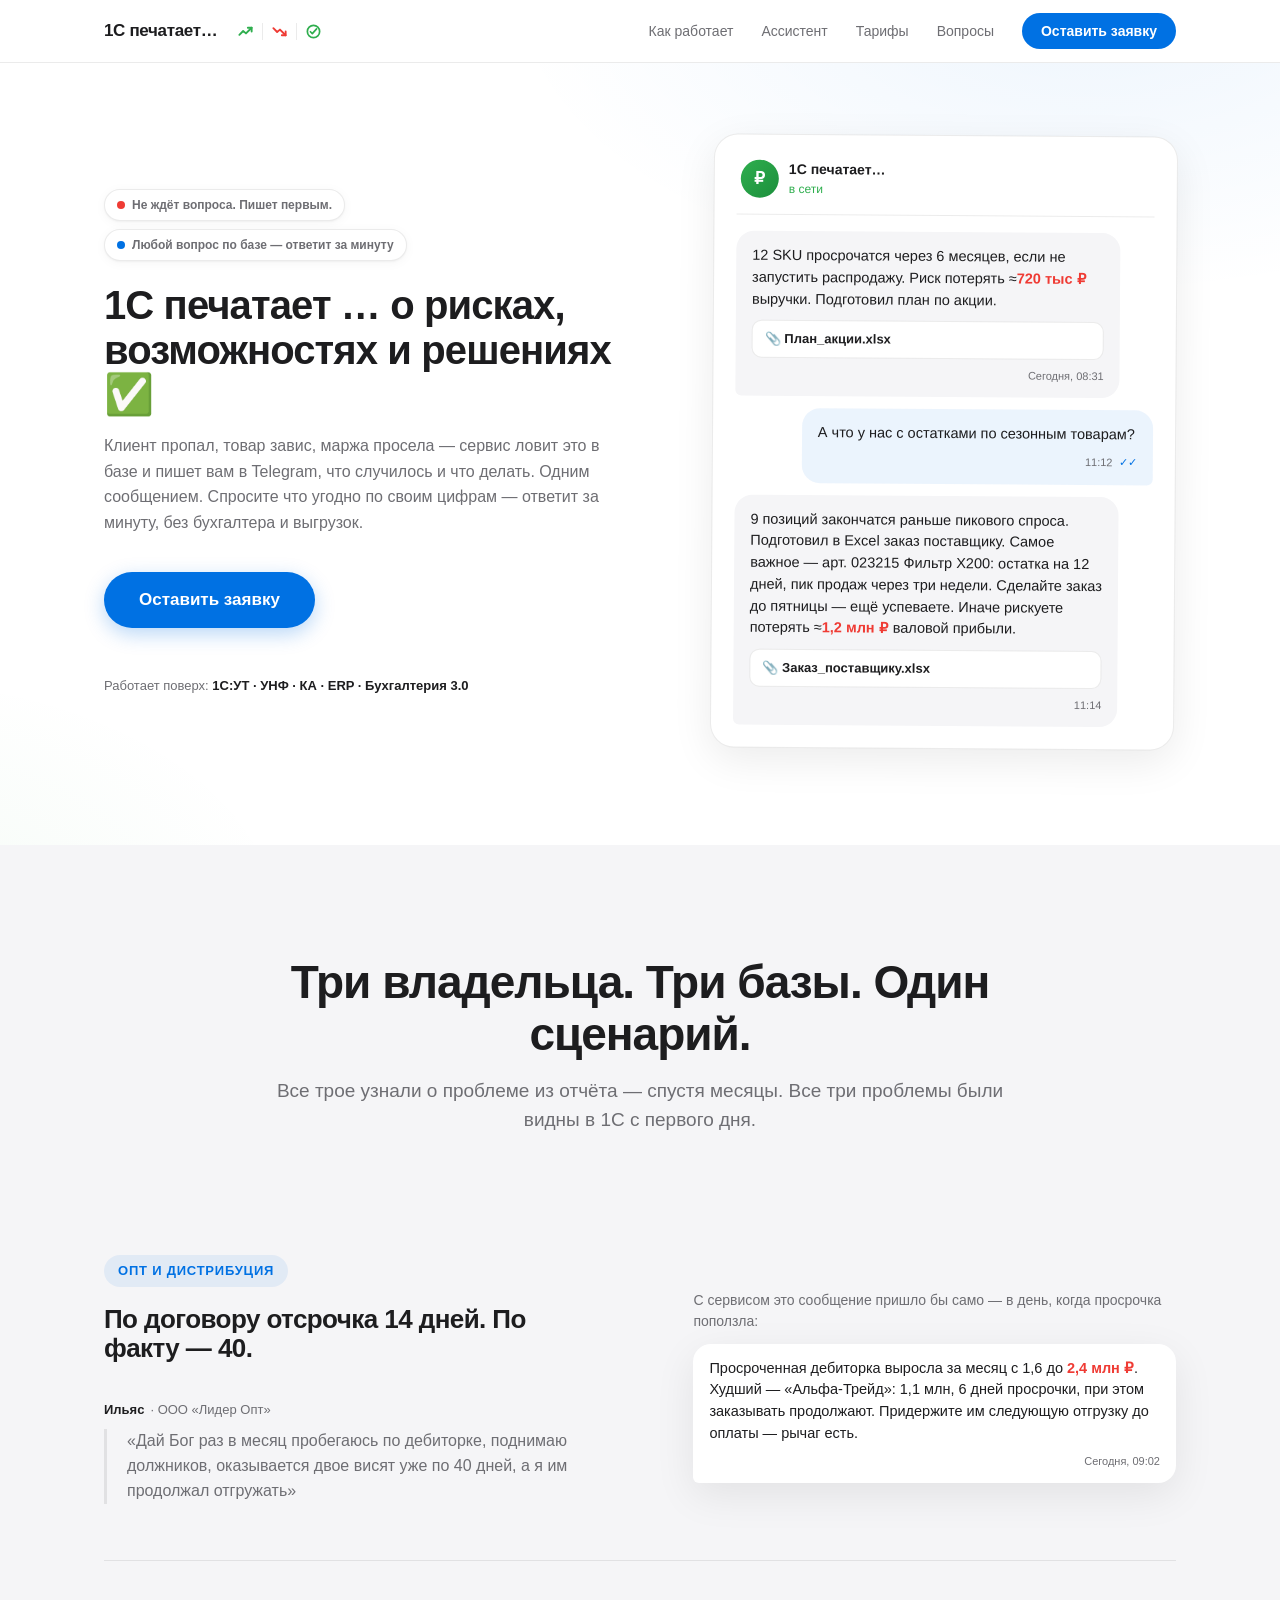
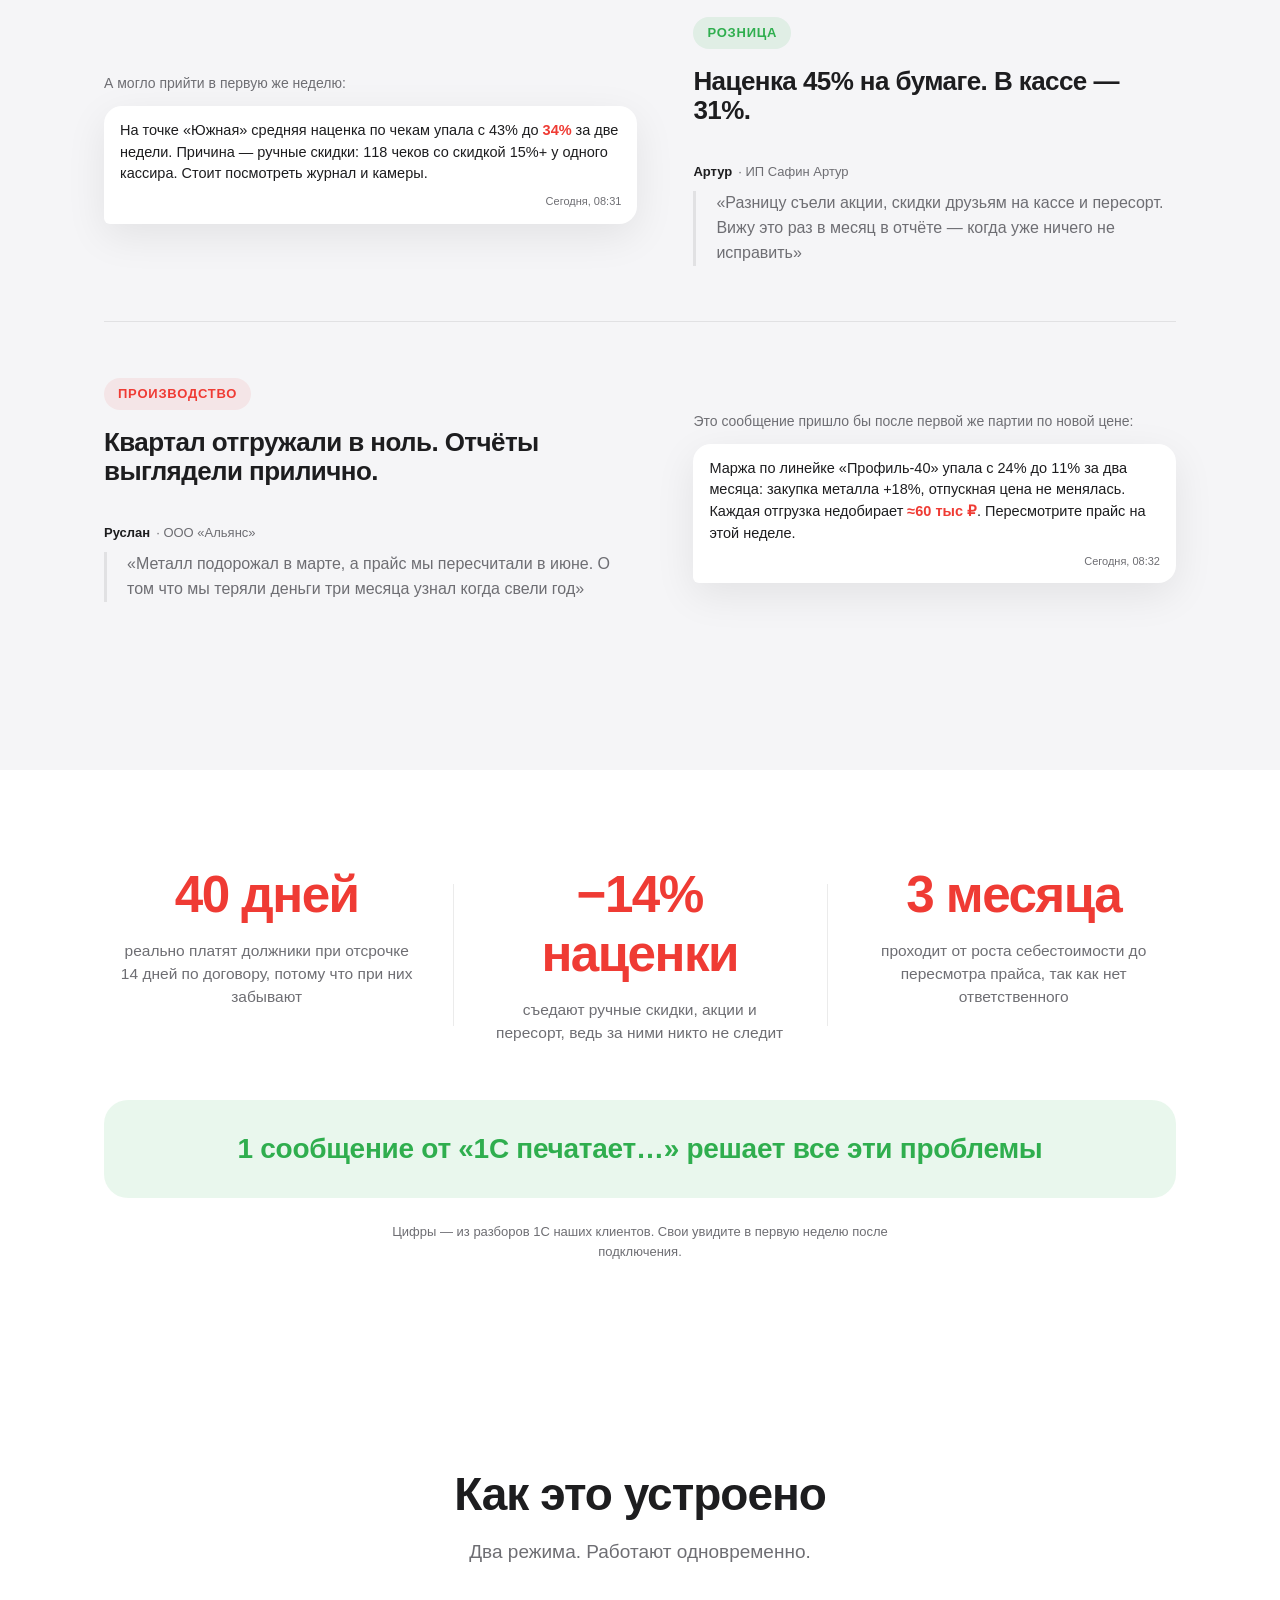
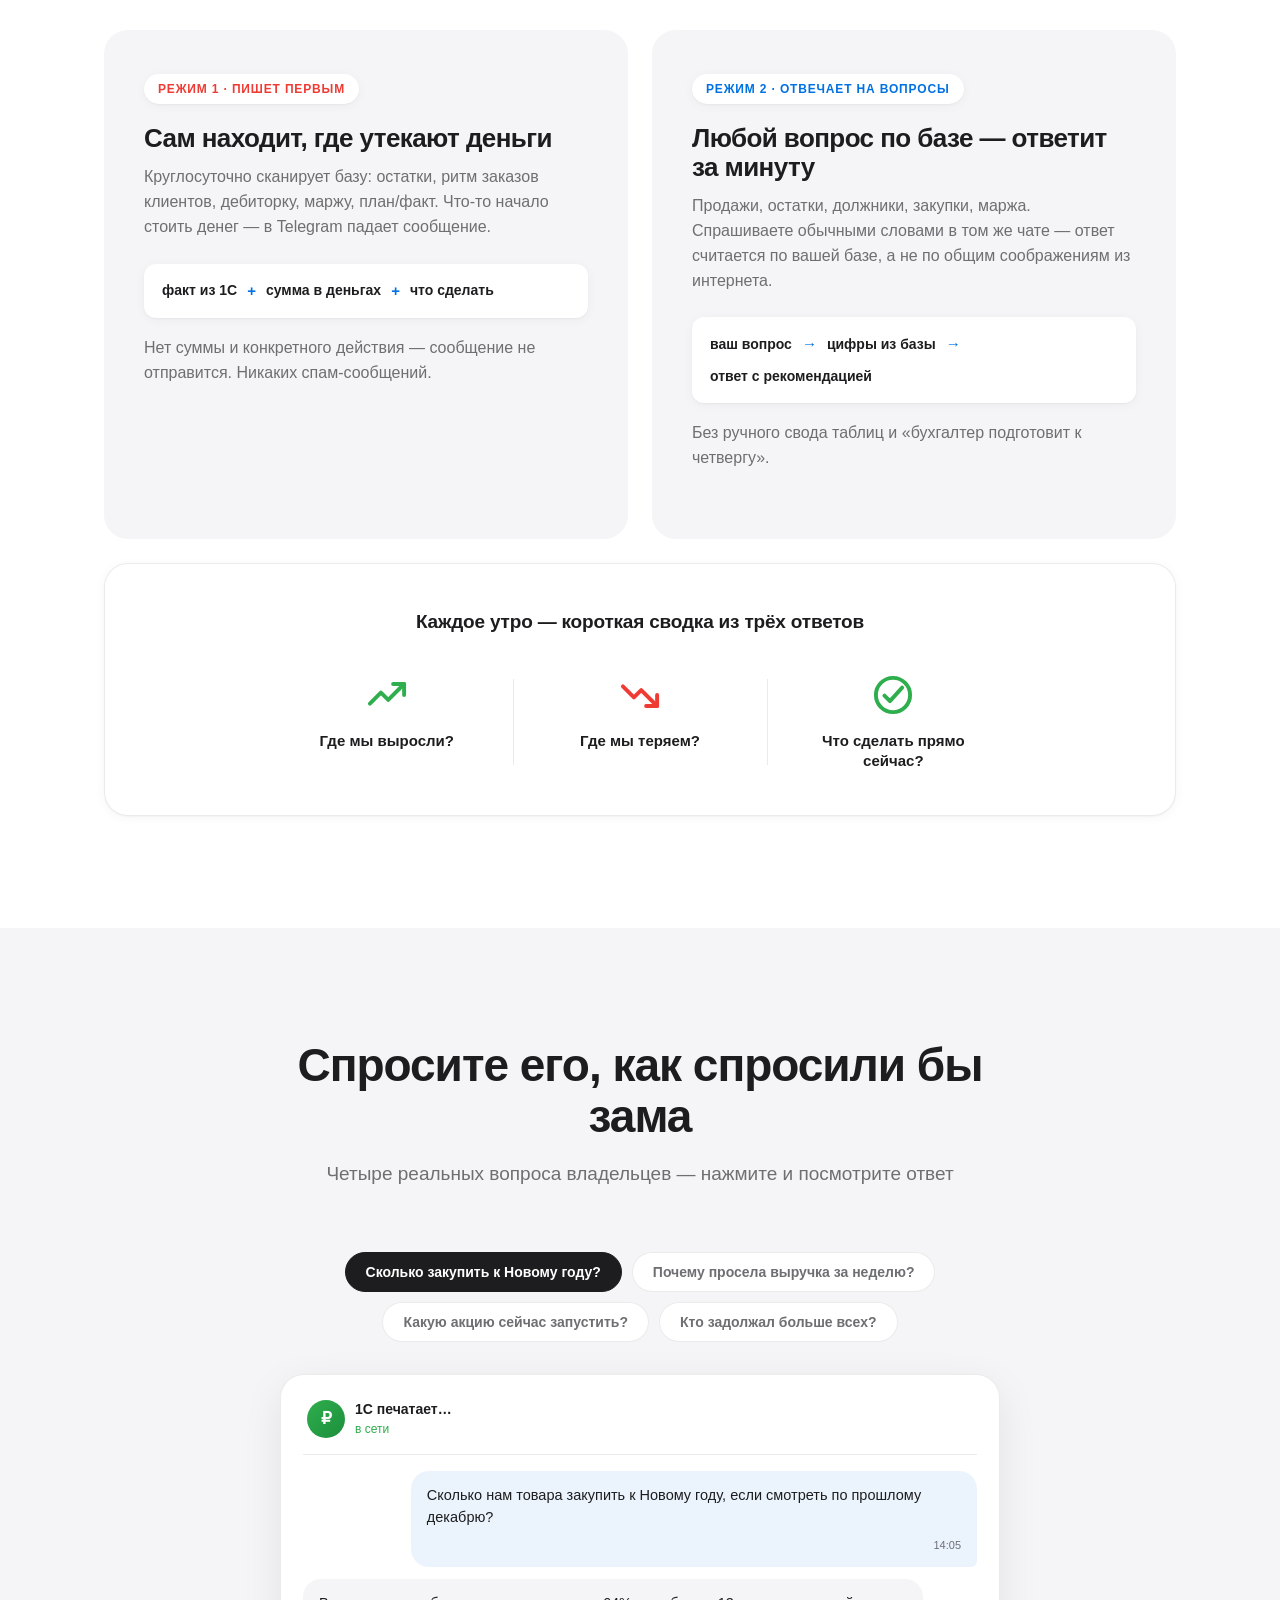
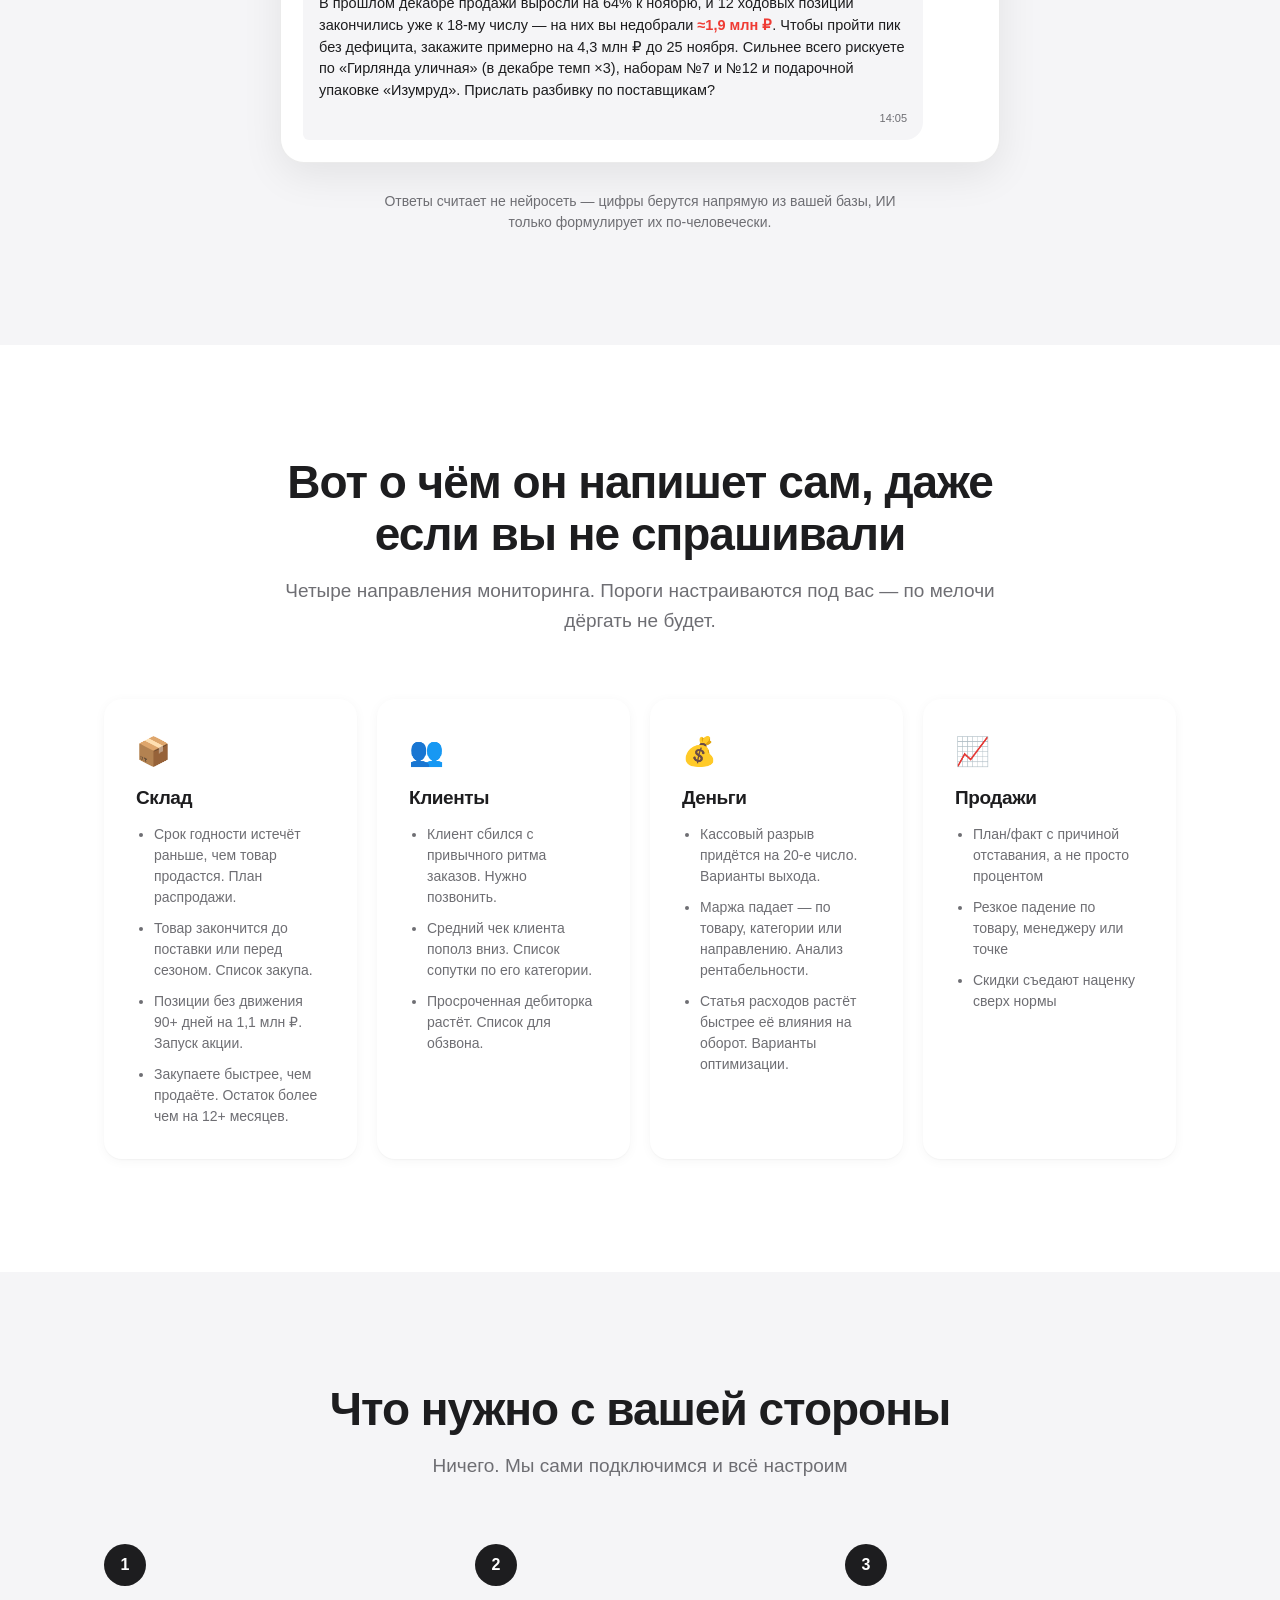
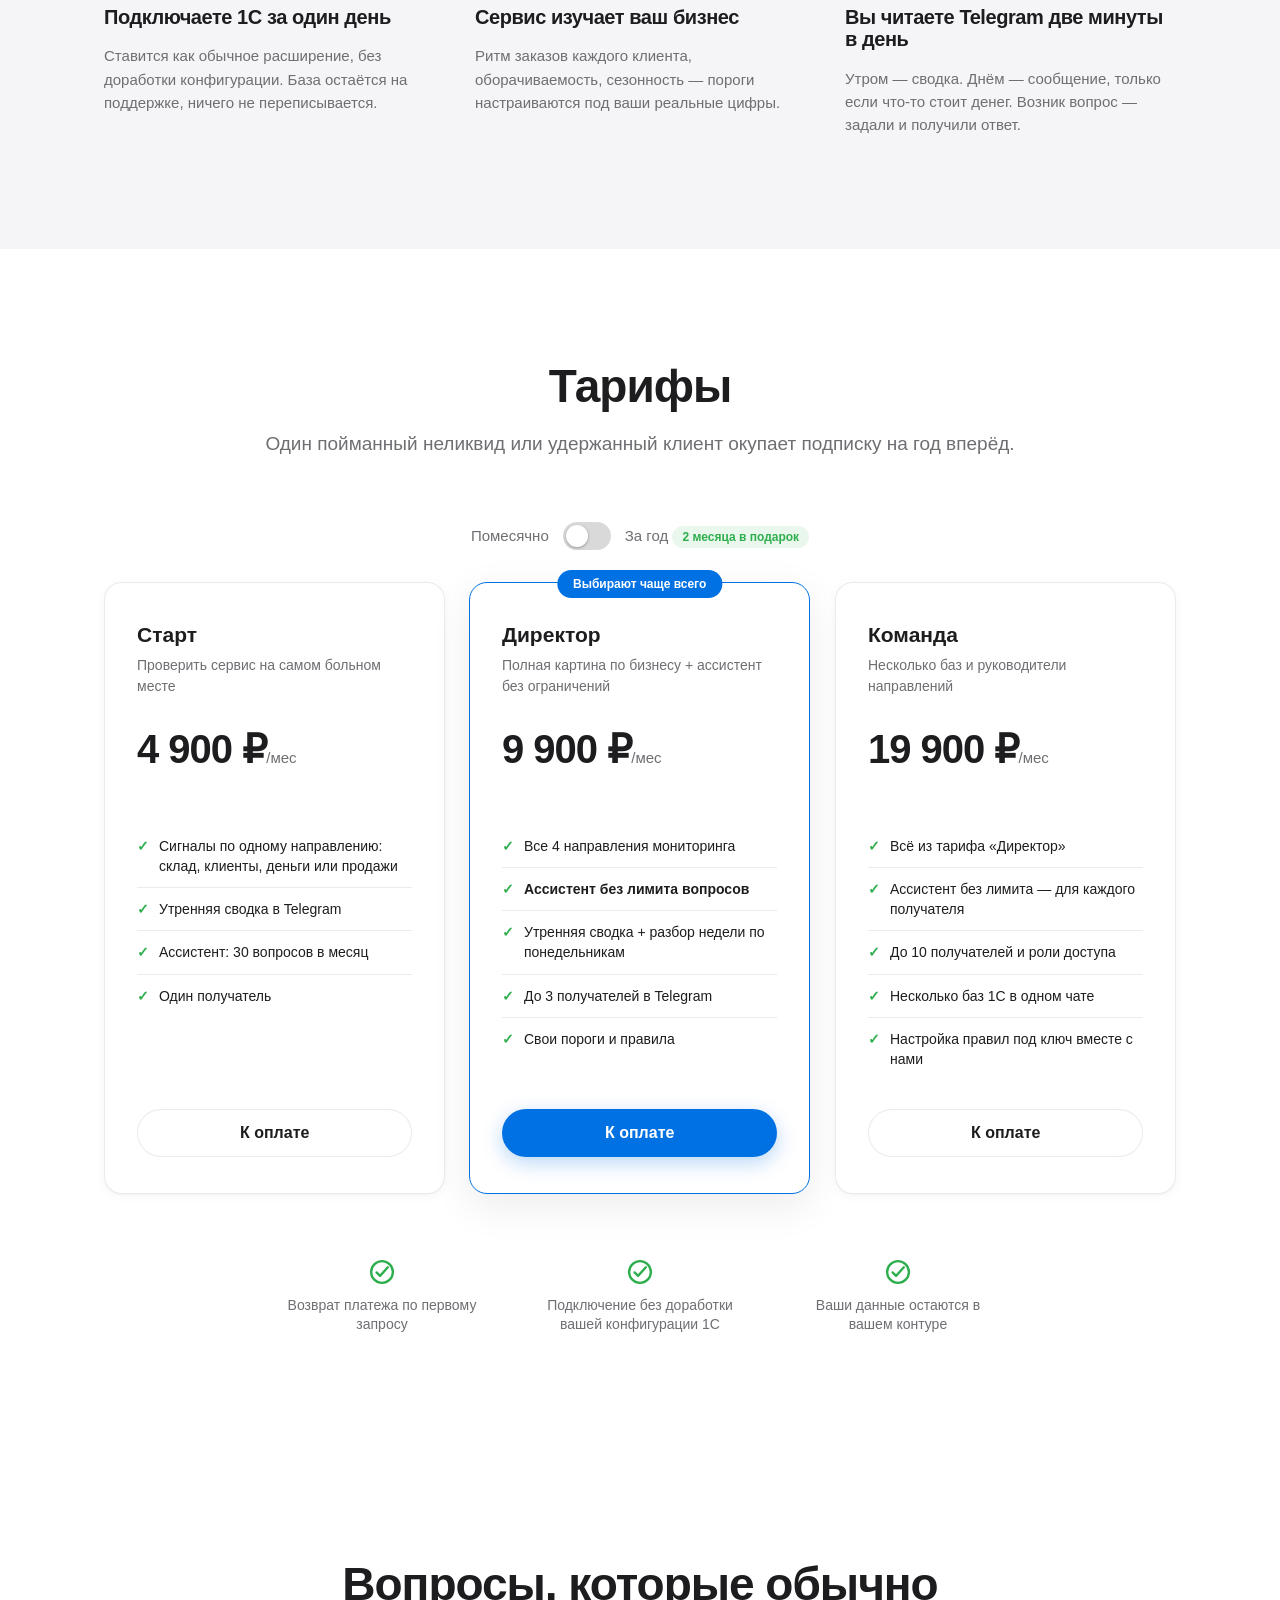
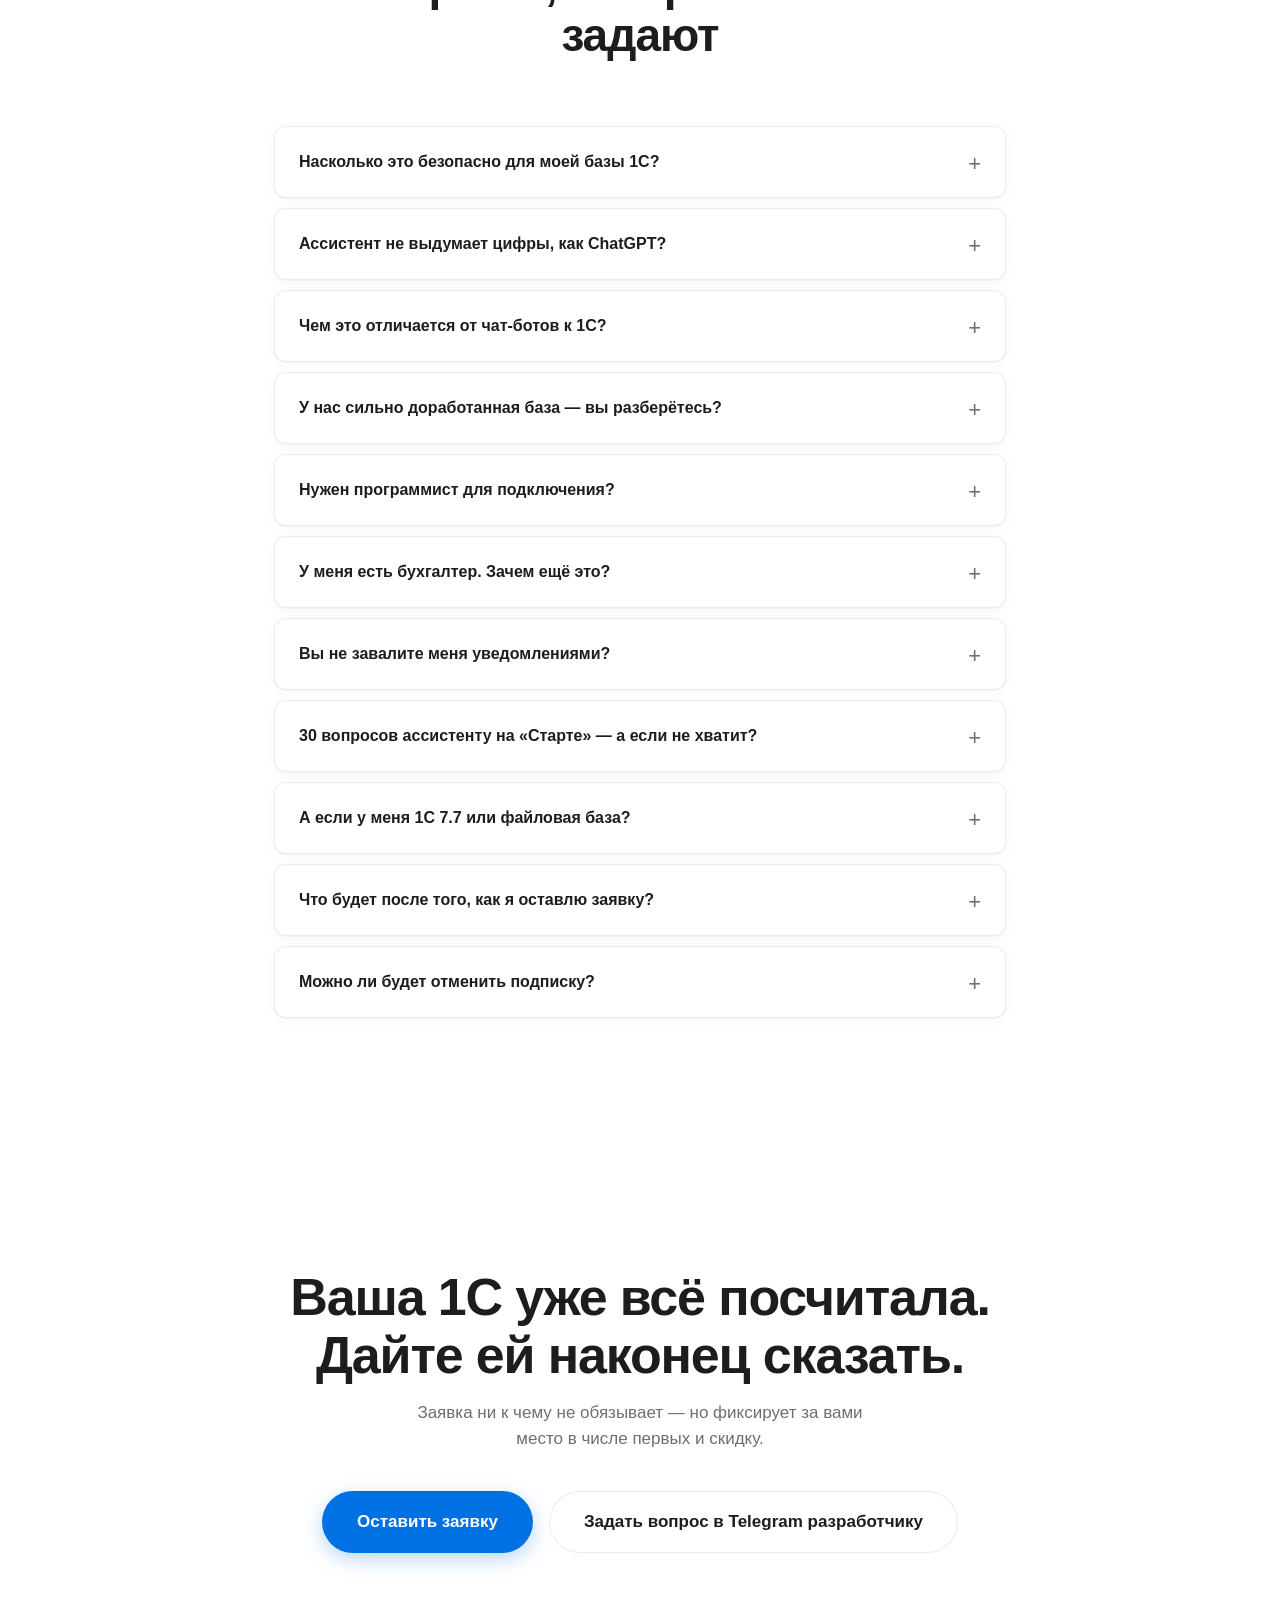
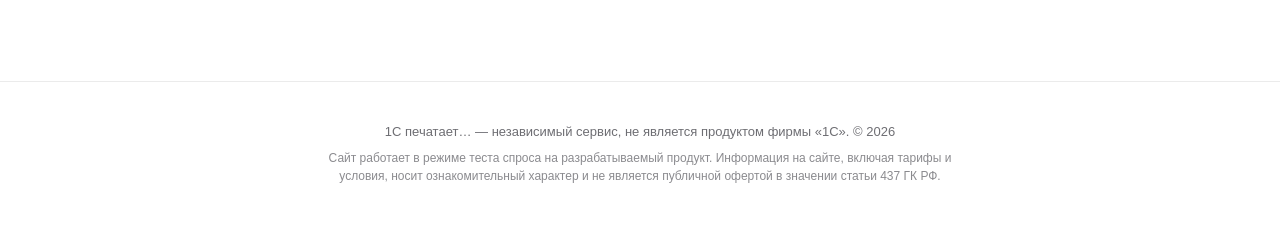
<file: index.html>
<!doctype html>
<html lang="ru">
<head>
<meta charset="UTF-8">
<meta name="viewport" content="width=device-width, initial-scale=1.0">
<title>1С печатает… — ваша 1С сама напишет в Telegram, где бизнес теряет деньги</title>
<meta name="description" content="Клиент пропал, товар завис, маржа просела — сервис видит это в вашей базе 1С и пишет в Telegram сам: что случилось, сколько в деньгах, что сейчас сделать. Любой вопрос по вашим цифрам — ответит за минуту.">
<link rel="stylesheet" href="css/styles.css">
</head>
<body>

<nav class="nav">
  <div class="container">
    <a class="nav-logo" href="#top">
      <span class="nav-wordmark">1С печатает…</span>
      <span class="nav-glyphs" aria-hidden="true">
        <svg viewBox="0 0 36 36" fill="none"><path d="M5 25L13 17L19 22L31 10" stroke="#2fae4e" stroke-width="4" stroke-linecap="round" stroke-linejoin="round"/><path d="M23 10H31V18" stroke="#2fae4e" stroke-width="4" stroke-linecap="round" stroke-linejoin="round"/></svg>
        <svg viewBox="0 0 36 36" fill="none"><path d="M5 11L13 19L19 14L31 26" stroke="#ef3b34" stroke-width="4" stroke-linecap="round" stroke-linejoin="round"/><path d="M23 26H31V18" stroke="#ef3b34" stroke-width="4" stroke-linecap="round" stroke-linejoin="round"/></svg>
        <svg viewBox="0 0 36 36" fill="none"><circle cx="18" cy="18" r="13" stroke="#2fae4e" stroke-width="3.6"/><path d="M11.5 18.5L15.5 22.5L24.5 12.5" stroke="#2fae4e" stroke-width="3.6" stroke-linecap="round" stroke-linejoin="round"/></svg>
      </span>
    </a>
    <div class="nav-links">
      <a href="#cores">Как работает</a>
      <a href="#assistant">Ассистент</a>
      <a href="#pricing">Тарифы</a>
      <a href="#faq">Вопросы</a>
    </div>
    <button class="btn btn-primary btn-small" data-open-lead-form>Оставить заявку</button>
  </div>
</nav>

<!-- Hero -->
<header class="hero" id="top">
  <div class="container hero-grid">
    <div class="hero-copy">
      <div class="hero-tags">
        <span class="hero-tag"><i class="dot dot-red"></i>Не ждёт вопроса. Пишет первым.</span>
        <span class="hero-tag"><i class="dot dot-blue"></i>Любой вопрос по базе — ответит за минуту</span>
      </div>
      <h1>1С печатает … о рисках, возможностях и решениях ✅</h1>
      <p class="lead">Клиент пропал, товар завис, маржа просела — сервис ловит это в базе и пишет вам в Telegram, что случилось и что делать. Одним сообщением. Спросите что угодно по своим цифрам — ответит за минуту, без бухгалтера и выгрузок.</p>
      <div class="hero-cta">
        <button class="btn btn-primary btn-lg" data-open-lead-form>Оставить заявку</button>
      </div>
      <div class="trust-row">
        Работает поверх: <strong>1С:УТ · УНФ · КА · ERP · Бухгалтерия 3.0</strong>
      </div>
    </div>
    <div>
      <div class="tg-mock tg-mock-hero">
        <div class="tg-mock-header">
          <div class="tg-avatar">₽</div>
          <div class="tg-mock-header-text">
            <div class="name">1С печатает…</div>
            <div class="status">в сети</div>
          </div>
        </div>
        <div class="tg-bubble">
          12 SKU просрочатся через 6 месяцев, если не запустить распродажу. Риск потерять ≈<span class="tg-amount">720 тыс ₽</span> выручки. Подготовил план по акции.
          <div class="tg-attachment">📎 План_акции.xlsx</div>
          <span class="tg-time">Сегодня, 08:31</span>
        </div>
        <div class="tg-bubble out">
          А что у нас с остатками по сезонным товарам?
          <span class="tg-time">11:12 <span class="tg-read">✓✓</span></span>
        </div>
        <div class="tg-bubble">
          9 позиций закончатся раньше пикового спроса. Подготовил в Excel заказ поставщику. Самое важное — арт. 023215 Фильтр X200: остатка на 12 дней, пик продаж через три недели. Сделайте заказ до пятницы — ещё успеваете. Иначе рискуете потерять ≈<span class="tg-amount">1,2 млн ₽</span> валовой прибыли.
          <div class="tg-attachment">📎 Заказ_поставщику.xlsx</div>
          <span class="tg-time">11:14</span>
        </div>
      </div>
    </div>
  </div>
</header>

<!-- Боли -->
<section class="bg-alt" id="pains">
  <div class="container">
    <div class="section-title">
      <h2>Три владельца. Три базы. Один сценарий.</h2>
      <p>Все трое узнали о проблеме из отчёта — спустя месяцы. Все три проблемы были видны в 1С с первого дня.</p>
    </div>

    <div class="vert-row">
      <div class="vert-copy">
        <span class="vert-kicker kicker-blue">Опт и дистрибуция</span>
        <h3>По договору отсрочка 14 дней. По факту — 40.</h3>
        <p class="quote-author">Ильяс <span>· ООО «Лидер Опт»</span></p>
        <blockquote>«Дай Бог раз в месяц пробегаюсь по дебиторке, поднимаю должников, оказывается двое висят уже по 40 дней, а я им продолжал отгружать»</blockquote>
      </div>
      <div>
        <p class="mock-caption">С сервисом это сообщение пришло бы само — в день, когда просрочка поползла:</p>
        <div class="tg-bubble standalone">
          Просроченная дебиторка выросла за месяц с 1,6 до <span class="tg-amount">2,4 млн ₽</span>. Худший — «Альфа-Трейд»: 1,1 млн, 6 дней просрочки, при этом заказывать продолжают. Придержите им следующую отгрузку до оплаты — рычаг есть.
          <span class="tg-time">Сегодня, 09:02</span>
        </div>
      </div>
    </div>

    <div class="vert-row reverse">
      <div class="vert-copy">
        <span class="vert-kicker kicker-green">Розница</span>
        <h3>Наценка 45% на бумаге. В кассе — 31%.</h3>
        <p class="quote-author">Артур <span>· ИП Сафин Артур</span></p>
        <blockquote>«Разницу съели акции, скидки друзьям на кассе и пересорт. Вижу это раз в месяц в отчёте — когда уже ничего не исправить»</blockquote>
      </div>
      <div>
        <p class="mock-caption">А могло прийти в первую же неделю:</p>
        <div class="tg-bubble standalone">
          На точке «Южная» средняя наценка по чекам упала с 43% до <span class="tg-amount">34%</span> за две недели. Причина — ручные скидки: 118 чеков со скидкой 15%+ у одного кассира. Стоит посмотреть журнал и камеры.
          <span class="tg-time">Сегодня, 08:31</span>
        </div>
      </div>
    </div>

    <div class="vert-row">
      <div class="vert-copy">
        <span class="vert-kicker kicker-red">Производство</span>
        <h3>Квартал отгружали в ноль. Отчёты выглядели прилично.</h3>
        <p class="quote-author">Руслан <span>· ООО «Альянс»</span></p>
        <blockquote>«Металл подорожал в марте, а прайс мы пересчитали в июне. О том что мы теряли деньги три месяца узнал когда свели год»</blockquote>
      </div>
      <div>
        <p class="mock-caption">Это сообщение пришло бы после первой же партии по новой цене:</p>
        <div class="tg-bubble standalone">
          Маржа по линейке «Профиль-40» упала с 24% до 11% за два месяца: закупка металла +18%, отпускная цена не менялась. Каждая отгрузка недобирает <span class="tg-amount">≈60 тыс ₽</span>. Пересмотрите прайс на этой неделе.
          <span class="tg-time">Сегодня, 08:32</span>
        </div>
      </div>
    </div>
  </div>
</section>

<!-- Крупные цифры -->
<section class="stats-band">
  <div class="container">
    <div class="stats-grid">
      <div class="stat">
        <div class="stat-number stat-red">40 дней</div>
        <p>реально платят должники при отсрочке 14 дней по договору, потому что при них забывают</p>
      </div>
      <div class="stat">
        <div class="stat-number stat-red">−14% наценки</div>
        <p>съедают ручные скидки, акции и пересорт, ведь за ними никто не следит</p>
      </div>
      <div class="stat">
        <div class="stat-number stat-red">3 месяца</div>
        <p>проходит от роста себестоимости до пересмотра прайса, так как нет ответственного</p>
      </div>
    </div>
    <div class="stats-punchline">1 сообщение от «1С печатает…» решает все эти проблемы</div>
    <p class="stats-note">Цифры — из разборов 1С наших клиентов. Свои увидите в первую неделю после подключения.</p>
  </div>
</section>

<!-- Два ядра -->
<section id="cores">
  <div class="container">
    <div class="section-title">
      <h2>Как это устроено</h2>
      <p>Два режима. Работают одновременно.</p>
    </div>
    <div class="cores-grid">
      <div class="core-panel">
        <span class="core-kicker core-kicker-red">Режим 1 · Пишет первым</span>
        <h3>Сам находит, где утекают деньги</h3>
        <p>Круглосуточно сканирует базу: остатки, ритм заказов клиентов, дебиторку, маржу, план/факт. Что-то начало стоить денег — в Telegram падает сообщение.</p>
        <div class="core-formula">
          <span>факт из 1С</span><b>+</b><span>сумма в деньгах</span><b>+</b><span>что сделать</span>
        </div>
        <p class="core-note">Нет суммы и конкретного действия — сообщение не отправится. Никаких спам-сообщений.</p>
      </div>
      <div class="core-panel">
        <span class="core-kicker core-kicker-blue">Режим 2 · Отвечает на вопросы</span>
        <h3>Любой вопрос по базе — ответит за минуту</h3>
        <p>Продажи, остатки, должники, закупки, маржа. Спрашиваете обычными словами в том же чате — ответ считается по вашей базе, а не по общим соображениям из интернета.</p>
        <div class="core-formula">
          <span>ваш вопрос</span><b>→</b><span>цифры из базы</span><b>→</b><span>ответ с рекомендацией</span>
        </div>
        <p class="core-note">Без ручного свода таблиц и «бухгалтер подготовит к четвергу».</p>
      </div>
    </div>

    <div class="pillars-band">
      <div class="pillars-title">Каждое утро — короткая сводка из трёх ответов</div>
      <div class="pillars">
        <div class="pillar">
          <svg width="44" height="44" viewBox="0 0 36 36" fill="none"><path d="M4 25L13 16L19 22L32 9" stroke="#2fae4e" stroke-width="3.2" stroke-linecap="round" stroke-linejoin="round"/><path d="M23 9H32V18" stroke="#2fae4e" stroke-width="3.2" stroke-linecap="round" stroke-linejoin="round"/></svg>
          <span>Где мы выросли?</span>
        </div>
        <div class="pillar">
          <svg width="44" height="44" viewBox="0 0 36 36" fill="none"><path d="M4 11L13 20L19 14L32 27" stroke="#ef3b34" stroke-width="3.2" stroke-linecap="round" stroke-linejoin="round"/><path d="M23 27H32V18" stroke="#ef3b34" stroke-width="3.2" stroke-linecap="round" stroke-linejoin="round"/></svg>
          <span>Где мы теряем?</span>
        </div>
        <div class="pillar">
          <svg width="44" height="44" viewBox="0 0 36 36" fill="none"><circle cx="18" cy="18" r="14" stroke="#2fae4e" stroke-width="3.2"/><path d="M11 18.5L15.5 23L25.5 12" stroke="#2fae4e" stroke-width="3.2" stroke-linecap="round" stroke-linejoin="round"/></svg>
          <span>Что сделать прямо сейчас?</span>
        </div>
      </div>
    </div>
  </div>
</section>

<!-- Демо ассистента -->
<section class="bg-alt" id="assistant">
  <div class="container">
    <div class="section-title">
      <h2>Спросите его, как спросили бы зама</h2>
      <p>Четыре реальных вопроса владельцев — нажмите и посмотрите ответ</p>
    </div>
    <div class="demo-wrap">
      <div class="chips" role="tablist" aria-label="Примеры вопросов ассистенту">
        <button class="chip active" data-demo="d1" role="tab" aria-selected="true">Сколько закупить к Новому году?</button>
        <button class="chip" data-demo="d2" role="tab" aria-selected="false">Почему просела выручка за неделю?</button>
        <button class="chip" data-demo="d3" role="tab" aria-selected="false">Какую акцию сейчас запустить?</button>
        <button class="chip" data-demo="d4" role="tab" aria-selected="false">Кто задолжал больше всех?</button>
      </div>
      <div class="tg-mock tg-mock-demo">
        <div class="tg-mock-header">
          <div class="tg-avatar">₽</div>
          <div class="tg-mock-header-text">
            <div class="name">1С печатает…</div>
            <div class="status">в сети</div>
          </div>
        </div>
        <div class="demo-dialog active" data-demo-panel="d1">
          <div class="tg-bubble out">Сколько нам товара закупить к Новому году, если смотреть по прошлому декабрю?<span class="tg-time">14:05</span></div>
          <div class="tg-bubble">В прошлом декабре продажи выросли на 64% к ноябрю, и 12 ходовых позиций закончились уже к 18-му числу — на них вы недобрали <span class="tg-amount">≈1,9 млн ₽</span>. Чтобы пройти пик без дефицита, закажите примерно на 4,3 млн ₽ до 25 ноября. Сильнее всего рискуете по «Гирлянда уличная» (в декабре темп ×3), наборам №7 и №12 и подарочной упаковке «Изумруд». Прислать разбивку по поставщикам?<span class="tg-time">14:05</span></div>
        </div>
        <div class="demo-dialog" data-demo-panel="d2">
          <div class="tg-bubble out">Почему просела выручка по рознице на этой неделе?<span class="tg-time">18:40</span></div>
          <div class="tg-bubble">Минус <span class="tg-amount">340 тыс ₽</span> к прошлой неделе (−12%). Главная причина — точка на Гагарина: −28%, с четверга там нет трёх позиций-локомотивов, заказ №4187 завис у поставщика. Остальные точки в пределах обычных колебаний. Если заказ не приедет до пятницы, неделя закроется ещё на ≈180 тыс ₽ хуже.<span class="tg-time">18:40</span></div>
        </div>
        <div class="demo-dialog" data-demo-panel="d3">
          <div class="tg-bubble out">На какую акцию сейчас лучше сделать ставку?<span class="tg-time">10:22</span></div>
          <div class="tg-bubble">По вашей истории февраль лучше всего отзывается на скидку в «Автохимии»: в прошлом году −15% дали <span class="tg-amount-green">+38%</span> к обороту категории, маржа удержалась на 27%. «Инструмент» трогать не советую — маржа там и так 12%, акция уйдёт в минус. Могу посчитать прогноз по трём сценариям скидки.<span class="tg-time">10:22</span></div>
        </div>
        <div class="demo-dialog" data-demo-panel="d4">
          <div class="tg-bubble out">Сколько у нас зависло в дебиторке по опту и кто главные должники?<span class="tg-time">09:15</span></div>
          <div class="tg-bubble">Всего 6,8 млн ₽, из них просрочено <span class="tg-amount">2,4 млн ₽</span>. Три клиента дают 71% просрочки: «Альфа-Трейд» — 1.128.240 ₽ (48 дней), «Мегаполис» — 700.420 ₽ (35 дней), ИП Сафин — 394.240 ₽ (30 дней). Начните с «Альфа-Трейд»: они продолжают заказывать, так что рычаг у вас есть.<span class="tg-time">09:15</span></div>
        </div>
      </div>
      <p class="demo-note">Ответы считает не нейросеть — цифры берутся напрямую из вашей базы, ИИ только формулирует их по-человечески.</p>
    </div>
  </div>
</section>

<!-- Каталог сигналов -->
<section id="signals">
  <div class="container">
    <div class="section-title">
      <h2>Вот о чём он напишет сам, даже если вы не спрашивали</h2>
      <p>Четыре направления мониторинга. Пороги настраиваются под вас — по мелочи дёргать не будет.</p>
    </div>
    <div class="grid-4">
      <div class="card signal-cat">
        <div class="signal-emoji">📦</div>
        <h3>Склад</h3>
        <ul>
          <li>Срок годности истечёт раньше, чем товар продастся. План распродажи.</li>
          <li>Товар закончится до поставки или перед сезоном. Список закупа.</li>
          <li>Позиции без движения 90+ дней на 1,1 млн ₽. Запуск акции.</li>
          <li>Закупаете быстрее, чем продаёте. Остаток более чем на 12+ месяцев.</li>
        </ul>
      </div>
      <div class="card signal-cat">
        <div class="signal-emoji">👥</div>
        <h3>Клиенты</h3>
        <ul>
          <li>Клиент сбился с привычного ритма заказов. Нужно позвонить.</li>
          <li>Средний чек клиента пополз вниз. Список сопутки по его категории.</li>
          <li>Просроченная дебиторка растёт. Список для обзвона.</li>
        </ul>
      </div>
      <div class="card signal-cat">
        <div class="signal-emoji">💰</div>
        <h3>Деньги</h3>
        <ul>
          <li>Кассовый разрыв придётся на 20-е число. Варианты выхода.</li>
          <li>Маржа падает — по товару, категории или направлению. Анализ рентабельности.</li>
          <li>Статья расходов растёт быстрее её влияния на оборот. Варианты оптимизации.</li>
        </ul>
      </div>
      <div class="card signal-cat">
        <div class="signal-emoji">📈</div>
        <h3>Продажи</h3>
        <ul>
          <li>План/факт с причиной отставания, а не просто процентом</li>
          <li>Резкое падение по товару, менеджеру или точке</li>
          <li>Скидки съедают наценку сверх нормы</li>
        </ul>
      </div>
    </div>
  </div>
</section>

<!-- Как подключить -->
<section class="bg-alt" id="how">
  <div class="container">
    <div class="section-title">
      <h2>Что нужно с вашей стороны</h2>
      <p>Ничего. Мы сами подключимся и всё настроим</p>
    </div>
    <div class="steps">
      <div class="step">
        <div class="step-number">1</div>
        <h3>Подключаете 1С за один день</h3>
        <p>Ставится как обычное расширение, без доработки конфигурации. База остаётся на поддержке, ничего не переписывается.</p>
      </div>
      <div class="step">
        <div class="step-number">2</div>
        <h3>Сервис изучает ваш бизнес</h3>
        <p>Ритм заказов каждого клиента, оборачиваемость, сезонность — пороги настраиваются под ваши реальные цифры.</p>
      </div>
      <div class="step">
        <div class="step-number">3</div>
        <h3>Вы читаете Telegram две минуты в день</h3>
        <p>Утром — сводка. Днём — сообщение, только если что-то стоит денег. Возник вопрос — задали и получили ответ.</p>
      </div>
    </div>
  </div>
</section>

<!-- Тарифы -->
<section id="pricing">
  <div class="container">
    <div class="section-title">
      <h2>Тарифы</h2>
      <p>Один пойманный неликвид или удержанный клиент окупает подписку на год вперёд.</p>
    </div>

    <div class="price-toggle">
      <span>Помесячно</span>
      <button class="switch" id="price-switch" type="button" aria-label="Переключить на годовую оплату"></button>
      <span>За год <span class="save-badge">2 месяца в подарок</span></span>
    </div>

    <div class="grid-3 plans-grid">
      <div class="card plan-card">
        <div class="plan-name">Старт</div>
        <div class="plan-for">Проверить сервис на самом больном месте</div>
        <div class="plan-price"><span class="price-amount" data-monthly="4900" data-annual="4080">4 900 ₽</span><span>/мес</span></div>
        <div class="plan-price-annual-note"></div>
        <ul class="plan-list">
          <li><span class="tick">✓</span> Сигналы по одному направлению: склад, клиенты, деньги или продажи</li>
          <li><span class="tick">✓</span> Утренняя сводка в Telegram</li>
          <li><span class="tick">✓</span> Ассистент: 30 вопросов в месяц</li>
          <li><span class="tick">✓</span> Один получатель</li>
        </ul>
        <button class="btn btn-secondary btn-block" data-open-lead-form>К оплате</button>
      </div>
      <div class="card plan-card popular">
        <div class="plan-badge">Выбирают чаще всего</div>
        <div class="plan-name">Директор</div>
        <div class="plan-for">Полная картина по бизнесу + ассистент без ограничений</div>
        <div class="plan-price"><span class="price-amount" data-monthly="9900" data-annual="8250">9 900 ₽</span><span>/мес</span></div>
        <div class="plan-price-annual-note"></div>
        <ul class="plan-list">
          <li><span class="tick">✓</span> Все 4 направления мониторинга</li>
          <li><span class="tick">✓</span> <b>Ассистент без лимита вопросов</b></li>
          <li><span class="tick">✓</span> Утренняя сводка + разбор недели по понедельникам</li>
          <li><span class="tick">✓</span> До 3 получателей в Telegram</li>
          <li><span class="tick">✓</span> Свои пороги и правила</li>
        </ul>
        <button class="btn btn-primary btn-block" data-open-lead-form>К оплате</button>
      </div>
      <div class="card plan-card">
        <div class="plan-name">Команда</div>
        <div class="plan-for">Несколько баз и руководители направлений</div>
        <div class="plan-price"><span class="price-amount" data-monthly="19900" data-annual="16580">19 900 ₽</span><span>/мес</span></div>
        <div class="plan-price-annual-note"></div>
        <ul class="plan-list">
          <li><span class="tick">✓</span> Всё из тарифа «Директор»</li>
          <li><span class="tick">✓</span> Ассистент без лимита — для каждого получателя</li>
          <li><span class="tick">✓</span> До 10 получателей и роли доступа</li>
          <li><span class="tick">✓</span> Несколько баз 1С в одном чате</li>
          <li><span class="tick">✓</span> Настройка правил под ключ вместе с нами</li>
        </ul>
        <button class="btn btn-secondary btn-block" data-open-lead-form>К оплате</button>
      </div>
    </div>

    <div class="trust-badges">
      <div class="trust-badge">
        <svg width="28" height="28" viewBox="0 0 36 36" fill="none"><circle cx="18" cy="18" r="14" stroke="#2fae4e" stroke-width="3"/><path d="M11 18.5L15.5 23L25.5 12" stroke="#2fae4e" stroke-width="3" stroke-linecap="round" stroke-linejoin="round"/></svg>
        Возврат платежа по первому запросу
      </div>
      <div class="trust-badge">
        <svg width="28" height="28" viewBox="0 0 36 36" fill="none"><circle cx="18" cy="18" r="14" stroke="#2fae4e" stroke-width="3"/><path d="M11 18.5L15.5 23L25.5 12" stroke="#2fae4e" stroke-width="3" stroke-linecap="round" stroke-linejoin="round"/></svg>
        Подключение без доработки вашей конфигурации 1С
      </div>
      <div class="trust-badge">
        <svg width="28" height="28" viewBox="0 0 36 36" fill="none"><circle cx="18" cy="18" r="14" stroke="#2fae4e" stroke-width="3"/><path d="M11 18.5L15.5 23L25.5 12" stroke="#2fae4e" stroke-width="3" stroke-linecap="round" stroke-linejoin="round"/></svg>
        Ваши данные остаются в вашем контуре
      </div>
    </div>
  </div>
</section>

<!-- FAQ -->
<section id="faq">
  <div class="container container-narrow">
    <div class="section-title">
      <h2>Вопросы, которые обычно задают</h2>
    </div>
    <details class="faq-item">
      <summary>Насколько это безопасно для моей базы 1С?</summary>
      <p>Модуль работает внутри вашего контура как обычное расширение. Наружу уходят только агрегированные цифры для конкретного сообщения по зашифрованному каналу — не сама база, не документы, не персональные данные клиентов. Нейросеть не обучается на ваших данных. По запросу есть полностью изолированный вариант on-premise.</p>
    </details>
    <details class="faq-item">
      <summary>Ассистент не выдумает цифры, как ChatGPT?</summary>
      <p>Нет. Все расчёты делает детерминированный движок по вашей базе — та же математика, что в отчётах 1С, просто автоматическая. Нейросеть не считает, а только формулирует готовый ответ с пояснениями. К каждой цифре прилагается источник: каким отчётом 1С её перепроверить.</p>
    </details>
    <details class="faq-item">
      <summary>Чем это отличается от чат-ботов к 1С?</summary>
      <p>В части «спросить и получить ответ» — мы делаем то же самое. Разница в другом: чат-бот молчит, пока вы не спросите, а мы пишем первыми — в момент, когда возникла проблема, о которой вы, возможно, вообще не думали. Проблемы редко приходят по расписанию ваших вопросов.</p>
    </details>
    <details class="faq-item">
      <summary>У нас сильно доработанная база — вы разберётесь?</summary>
      <p>Поддерживаем типовые конфигурации 8.3: УТ 11, УНФ, КА, ERP, Бухгалтерию 3.0. При подключении сервис анализирует метаданные и находит нужные регистры даже в доработанных базах. В сложных случаях наш специалист подключается удалённо — бесплатно на тарифах «Директор» и «Команда».</p>
    </details>
    <details class="faq-item">
      <summary>Нужен программист для подключения?</summary>
      <p>Нет. Расширение ставится за один день по инструкции — силами вашего сисадмина или нашего специалиста удалённо. База не снимается с поддержки, конфигурация не меняется. Подключение включено в тариф.</p>
    </details>
    <details class="faq-item">
      <summary>У меня есть бухгалтер. Зачем ещё это?</summary>
      <p>Бухгалтер считает прошлое для налоговой — это его работа, и она никуда не денется. Мы про то, что будет: что спишется, кто уйдёт, где кончится товар, когда не хватит денег. Бухгалтер вам такое не приносит — не потому что плохо работает, просто у него другие задачи.</p>
    </details>
    <details class="faq-item">
      <summary>Вы не завалите меня уведомлениями?</summary>
      <p>Нет. Сообщение приходит, только когда сработало правило и на кону реальные деньги. Пороги настраиваются: например, «не беспокоить по суммам меньше 50 тысяч». Нет поводов — будет только короткая утренняя сводка.</p>
    </details>
    <details class="faq-item">
      <summary>30 вопросов ассистенту на «Старте» — а если не хватит?</summary>
      <p>Практика такая: первые недели вопросов много, потом сервис сам начинает приносить главное, и спрашивать приходится реже. Если упёрлись в лимит — переход на «Директор» с безлимитом делается в один клик, доплата пропорционально остатку месяца.</p>
    </details>
    <details class="faq-item">
      <summary>А если у меня 1С 7.7 или файловая база?</summary>
      <p>7.7 пока не поддерживаем — но напишите нам, такие запросы мы учитываем в планах. Файловые базы на платформе 8.3 поддерживаются.</p>
    </details>
    <details class="faq-item">
      <summary>Что будет после того, как я оставлю заявку?</summary>
      <p>Сервис ещё дорабатывается, поэтому прямо сейчас с вас ничего не спишется. Вы попадаете в список первых, а если поддержите нас предоплатой — зафиксируем за вами скидку −50% на первые 3 месяца.</p>
    </details>
    <details class="faq-item">
      <summary>Можно ли будет отменить подписку?</summary>
      <p>Да, в любой момент по первому запросу. При помесячной оплате следующий месяц просто не списывается.</p>
    </details>
  </div>
</section>

<!-- Финальный CTA -->
<section class="final-cta">
  <div class="container">
    <h2>Ваша 1С уже всё посчитала. Дайте ей наконец сказать.</h2>
    <p class="final-cta-sub">Заявка ни к чему не обязывает — но фиксирует за вами место в числе первых и скидку.</p>
    <div class="final-cta-actions">
      <button class="btn btn-primary btn-lg" data-open-lead-form>Оставить заявку</button>
      <a class="btn btn-secondary btn-lg" href="https://t.me/ilyas_mazaev" target="_blank" rel="noopener">Задать вопрос в Telegram разработчику</a>
    </div>
  </div>
</section>

<footer>
  <div class="container">
    <p>1С печатает… — независимый сервис, не является продуктом фирмы «1С». © 2026</p>
    <p class="footer-disclaimer">Сайт работает в режиме теста спроса на разрабатываемый продукт. Информация на сайте, включая тарифы и условия, носит ознакомительный характер и не является публичной офертой в значении статьи 437 ГК РФ.</p>
  </div>
</footer>

<!-- Модальное окно: форма лида -->
<div class="modal-overlay" id="lead-modal-overlay">
  <div class="modal">
    <button class="modal-close" type="button" data-close-lead-form aria-label="Закрыть">&times;</button>
    <h3>Оставить заявку</h3>
    <p class="modal-sub">Пара полей — и дальше короткая страница о том, что будет после запуска.</p>
    <div class="form-error-banner" id="lead-form-error">Проверьте, пожалуйста, поля формы.</div>
    <form id="lead-form" novalidate>
      <div class="field" data-field="name">
        <label for="lead-name">Имя</label>
        <input type="text" id="lead-name" name="name" autocomplete="name" required>
        <span class="field-error">Укажите имя</span>
      </div>
      <div class="field" data-field="phone">
        <label for="lead-phone">Телефон</label>
        <input type="tel" id="lead-phone" name="phone" autocomplete="tel" required placeholder="+7 900 000-00-00">
        <span class="field-error">Укажите телефон в формате +7...</span>
      </div>
      <div class="field" data-field="contact">
        <label for="lead-contact">Почта или ник в Telegram</label>
        <input type="text" id="lead-contact" name="contact" autocomplete="email" required placeholder="you@company.ru или @username">
        <span class="field-error">Укажите почту или @username</span>
      </div>
      <div class="field" data-field="position">
        <label for="lead-position">Должность</label>
        <input type="text" id="lead-position" name="position" required placeholder="Собственник / директор">
        <span class="field-error">Укажите должность</span>
      </div>
      <div class="field" data-field="company">
        <label for="lead-company">Название компании</label>
        <input type="text" id="lead-company" name="company" required>
        <span class="field-error">Укажите компанию</span>
      </div>

      <div class="field-checkbox" data-field="privacyConsent">
        <input type="checkbox" id="lead-privacy" name="privacyConsent">
        <label for="lead-privacy">Согласен(-на) с <a href="privacy-policy.html" target="_blank" rel="noopener">политикой конфиденциальности</a> и обработкой персональных данных</label>
      </div>
      <div class="field-checkbox">
        <input type="checkbox" id="lead-marketing" name="marketingConsent">
        <label for="lead-marketing">Хочу получать новости о запуске и специальные предложения (<a href="newsletter-consent.html" target="_blank" rel="noopener">подробнее</a>)</label>
      </div>

      <button type="submit" class="btn btn-primary btn-block" id="lead-form-submit">Продолжить</button>
      <span class="btn-fine-print">Ни к чему не обязывает</span>
    </form>
  </div>
</div>

<script src="js/main.js"></script>
</body>
</html>
</file>
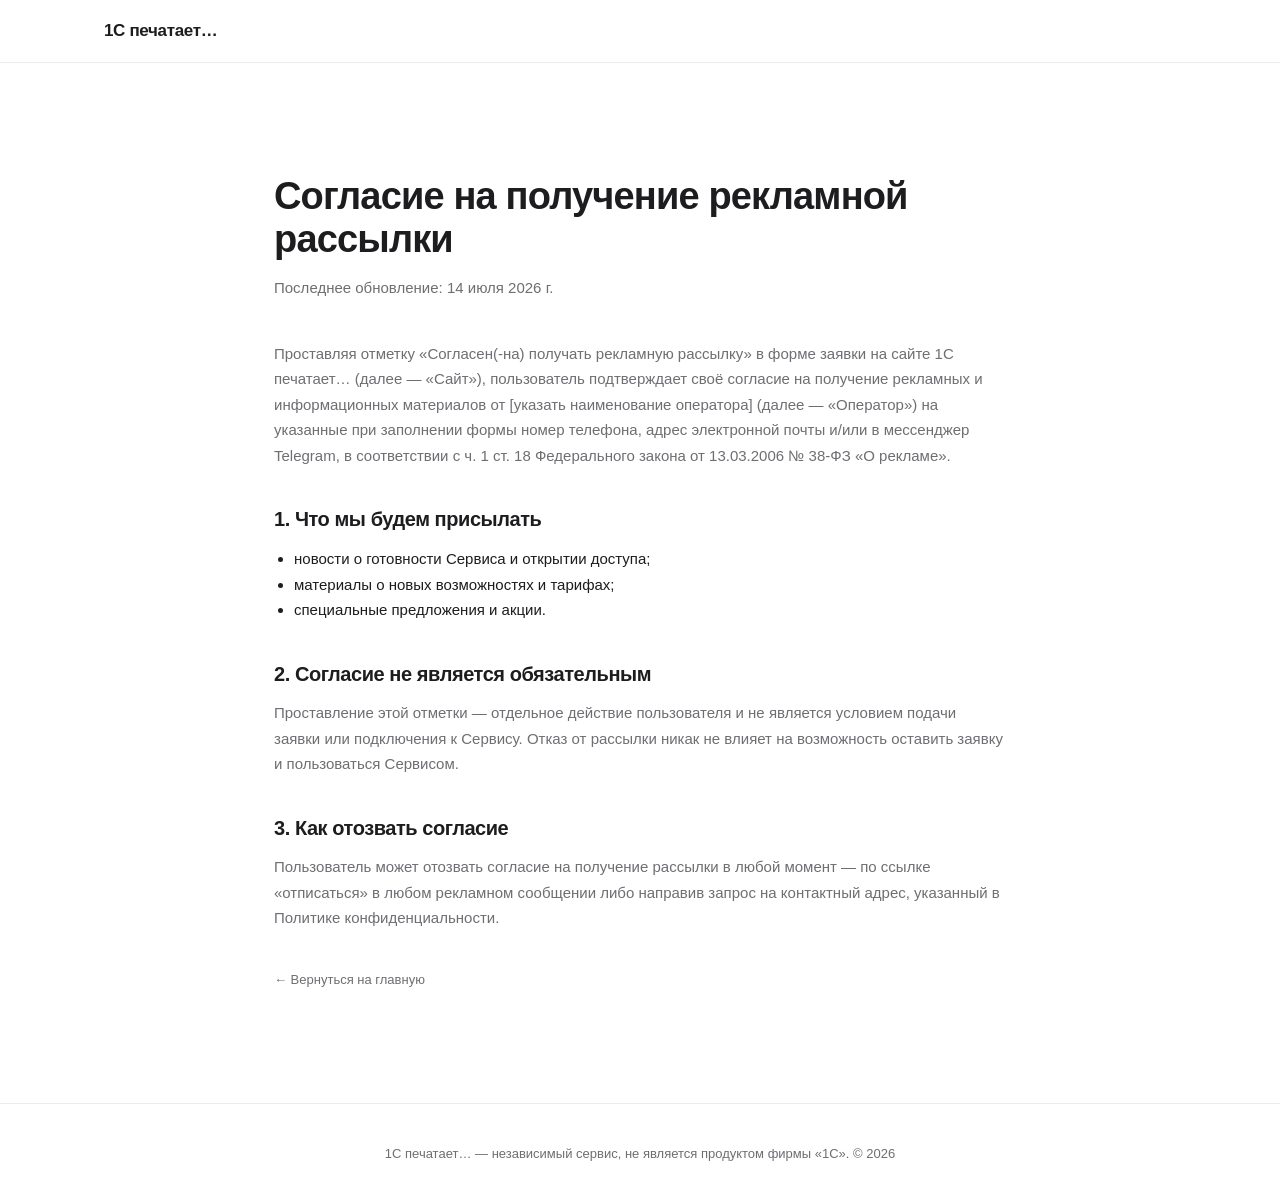
<file: newsletter-consent.html>
<!doctype html>
<html lang="ru">
<head>
<meta charset="UTF-8">
<meta name="viewport" content="width=device-width, initial-scale=1.0">
<title>Согласие на рекламную рассылку — 1С печатает…</title>
<link rel="stylesheet" href="css/styles.css">
</head>
<body>

<nav class="nav">
  <div class="container">
    <a class="nav-logo" href="index.html">
      <span class="nav-wordmark">1С печатает…</span>
    </a>
  </div>
</nav>

<section>
  <div class="container container-narrow legal-page">
    <h1>Согласие на получение рекламной рассылки</h1>
    <p class="legal-updated">Последнее обновление: 14 июля 2026 г.</p>

    <p>Проставляя отметку «Согласен(-на) получать рекламную рассылку» в форме заявки на сайте 1С печатает… (далее — «Сайт»), пользователь подтверждает своё согласие на получение рекламных и информационных материалов от [указать наименование оператора] (далее — «Оператор») на указанные при заполнении формы номер телефона, адрес электронной почты и/или в мессенджер Telegram, в соответствии с ч. 1 ст. 18 Федерального закона от 13.03.2006 № 38-ФЗ «О рекламе».</p>

    <h2>1. Что мы будем присылать</h2>
    <ul>
      <li>новости о готовности Сервиса и открытии доступа;</li>
      <li>материалы о новых возможностях и тарифах;</li>
      <li>специальные предложения и акции.</li>
    </ul>

    <h2>2. Согласие не является обязательным</h2>
    <p>Проставление этой отметки — отдельное действие пользователя и не является условием подачи заявки или подключения к Сервису. Отказ от рассылки никак не влияет на возможность оставить заявку и пользоваться Сервисом.</p>

    <h2>3. Как отозвать согласие</h2>
    <p>Пользователь может отозвать согласие на получение рассылки в любой момент — по ссылке «отписаться» в любом рекламном сообщении либо направив запрос на контактный адрес, указанный в Политике конфиденциальности.</p>

    <a class="back-link" href="index.html">← Вернуться на главную</a>
  </div>
</section>

<footer>
  <div class="container">
    1С печатает… — независимый сервис, не является продуктом фирмы «1С». © 2026
  </div>
</footer>

</body>
</html>
</file>
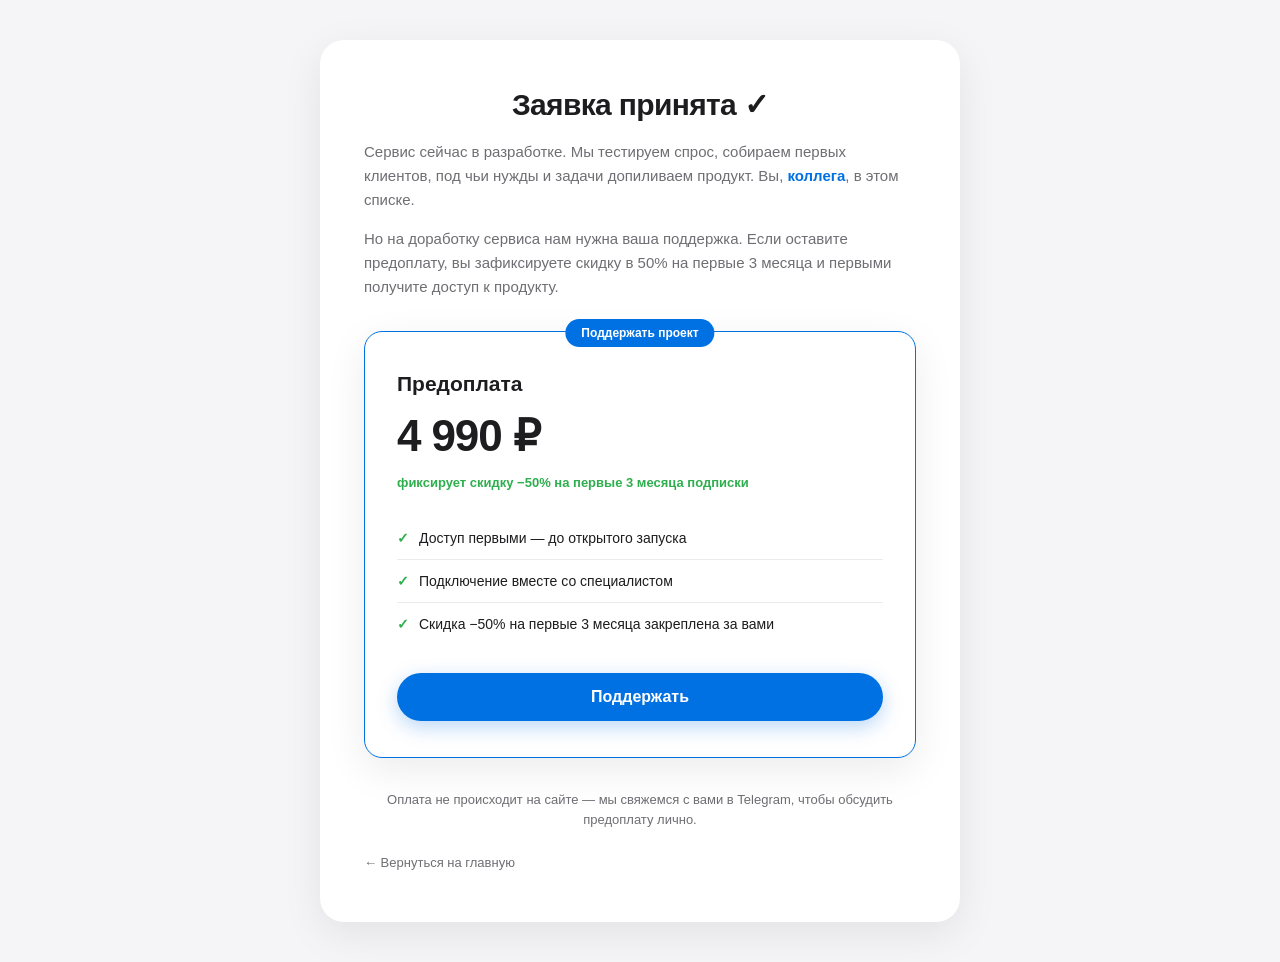
<file: payment.html>
<!doctype html>
<html lang="ru">
<head>
<meta charset="UTF-8">
<meta name="viewport" content="width=device-width, initial-scale=1.0">
<title>Заявка принята — 1С печатает…</title>
<link rel="stylesheet" href="css/styles.css">
</head>
<body>

<div class="payment-page">
  <div class="payment-card wide" id="payment-before">
    <h1>Заявка принята ✓</h1>
    <p>
      Сервис сейчас в разработке. Мы тестируем спрос, собираем первых клиентов, под чьи нужды и задачи допиливаем продукт. Вы, <span class="payment-lead-name" id="payment-lead-name">коллега</span>, в этом списке.
    </p>
    <p>Но на доработку сервиса нам нужна ваша поддержка. Если оставите предоплату, вы зафиксируете скидку в 50% на первые 3 месяца и первыми получите доступ к продукту.</p>

    <div class="card plan-card popular support-plaque">
      <div class="plan-badge">Поддержать проект</div>
      <div class="plan-name">Предоплата</div>
      <div class="plan-price">4 990 ₽</div>
      <div class="plan-price-annual-note">фиксирует скидку −50% на первые 3 месяца подписки</div>
      <ul class="plan-list">
        <li><span class="tick">✓</span> Доступ первыми — до открытого запуска</li>
        <li><span class="tick">✓</span> Подключение вместе со специалистом</li>
        <li><span class="tick">✓</span> Скидка −50% на первые 3 месяца закреплена за вами</li>
      </ul>
      <button class="btn btn-primary btn-block" id="pay-button">Поддержать</button>
    </div>

    <span class="btn-fine-print">Оплата не происходит на сайте — мы свяжемся с вами в Telegram, чтобы обсудить предоплату лично.</span>
    <div class="form-error-banner" id="payment-error">Не получилось отправить сигнал. Попробуйте ещё раз чуть позже или напишите нам в Telegram.</div>

    <a class="back-link" href="index.html">← Вернуться на главную</a>
  </div>

  <div class="payment-card wide" id="payment-after" style="display:none;">
    <span class="eyebrow">Спасибо ✓</span>
    <h1>Мы на связи</h1>
    <p>Мы получили ваш сигнал о готовности внести предоплату и свяжемся с вами в Telegram лично, чтобы обсудить детали и подключение. Скидка −50% на первые 3 месяца уже закреплена за вами.</p>
    <a class="back-link" href="index.html">← Вернуться на главную</a>
  </div>
</div>

<script src="js/payment.js"></script>
</body>
</html>
</file>
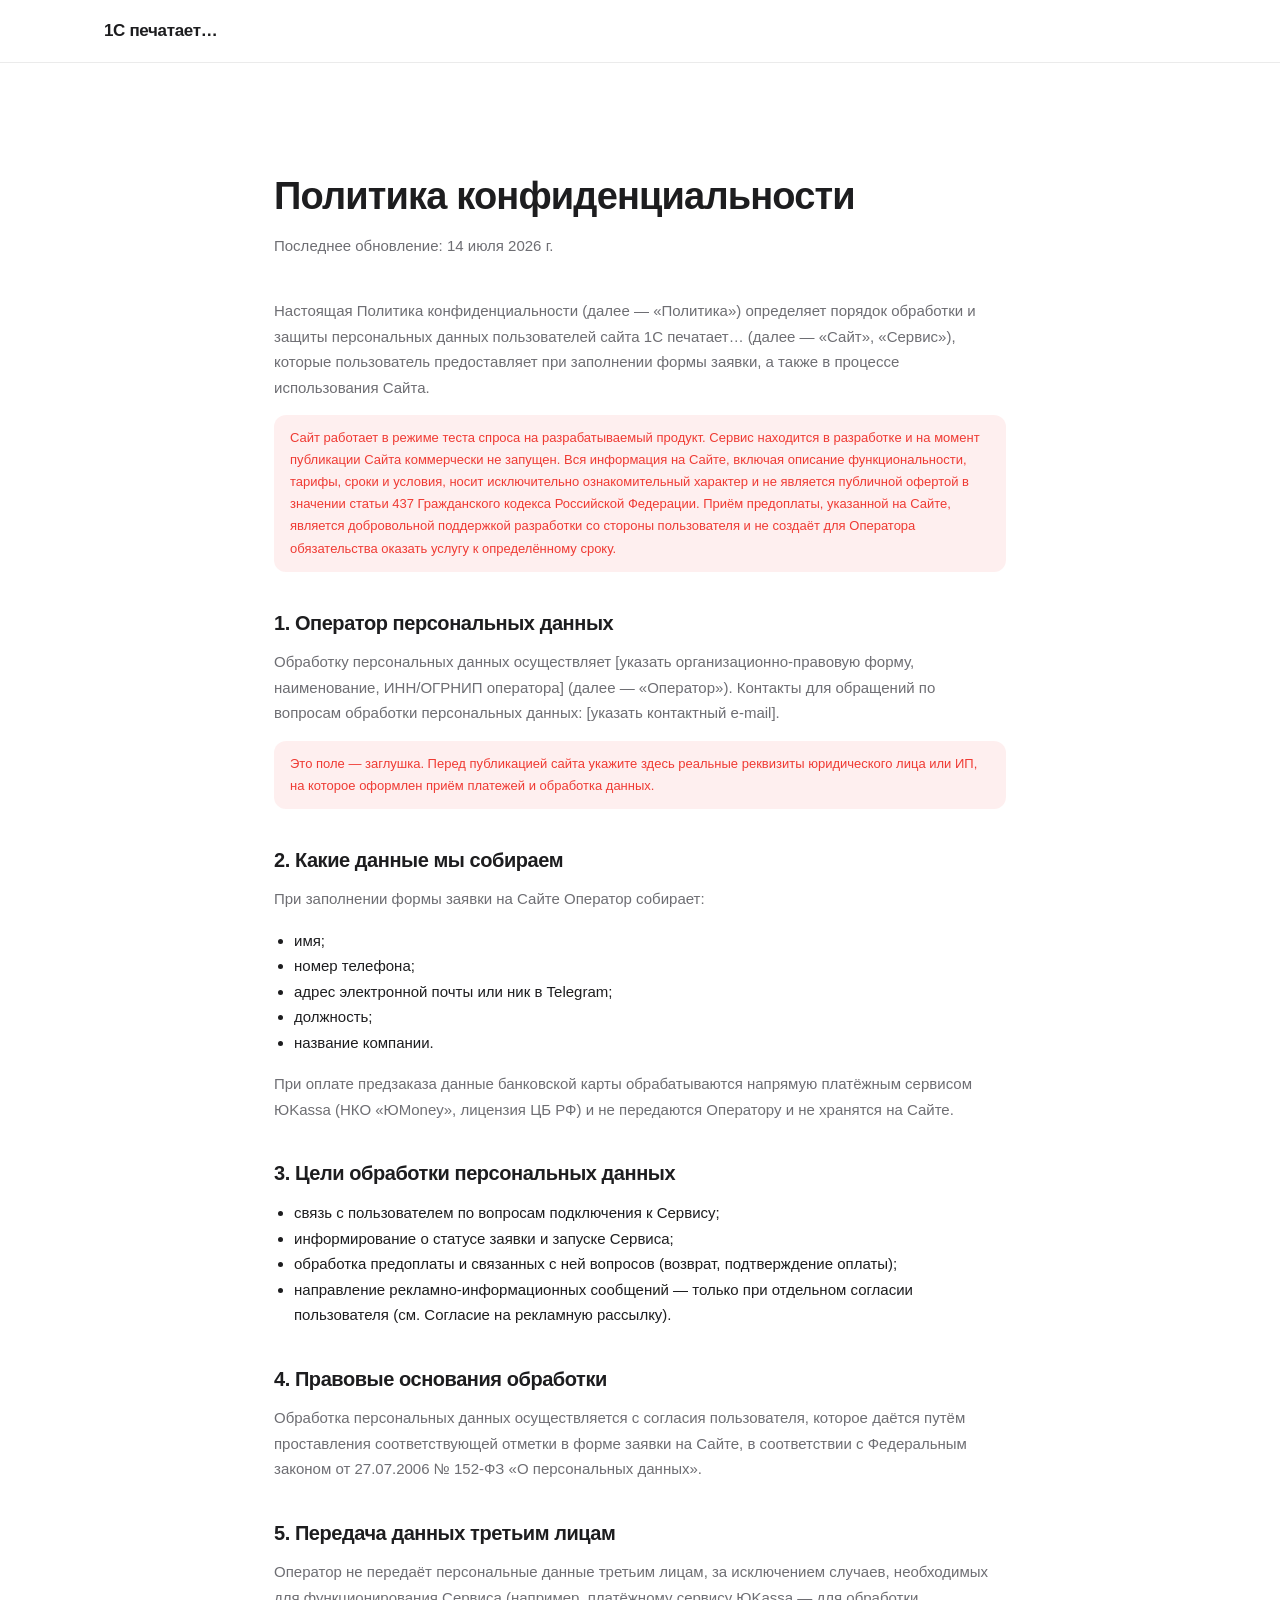
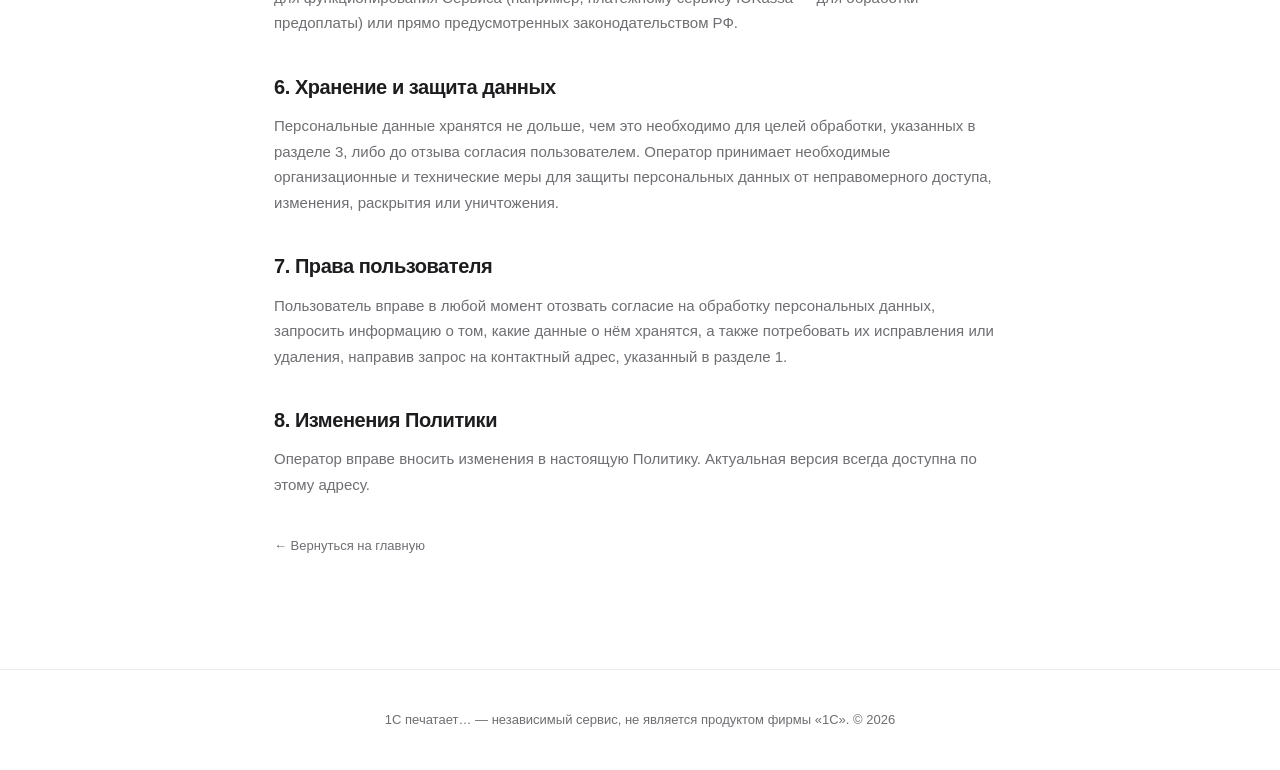
<file: privacy-policy.html>
<!doctype html>
<html lang="ru">
<head>
<meta charset="UTF-8">
<meta name="viewport" content="width=device-width, initial-scale=1.0">
<title>Политика конфиденциальности — 1С печатает…</title>
<link rel="stylesheet" href="css/styles.css">
</head>
<body>

<nav class="nav">
  <div class="container">
    <a class="nav-logo" href="index.html">
      <span class="nav-wordmark">1С печатает…</span>
    </a>
  </div>
</nav>

<section>
  <div class="container container-narrow legal-page">
    <h1>Политика конфиденциальности</h1>
    <p class="legal-updated">Последнее обновление: 14 июля 2026 г.</p>

    <p>Настоящая Политика конфиденциальности (далее — «Политика») определяет порядок обработки и защиты персональных данных пользователей сайта 1С печатает… (далее — «Сайт», «Сервис»), которые пользователь предоставляет при заполнении формы заявки, а также в процессе использования Сайта.</p>

    <p class="legal-note">Сайт работает в режиме теста спроса на разрабатываемый продукт. Сервис находится в разработке и на момент публикации Сайта коммерчески не запущен. Вся информация на Сайте, включая описание функциональности, тарифы, сроки и условия, носит исключительно ознакомительный характер и не является публичной офертой в значении статьи 437 Гражданского кодекса Российской Федерации. Приём предоплаты, указанной на Сайте, является добровольной поддержкой разработки со стороны пользователя и не создаёт для Оператора обязательства оказать услугу к определённому сроку.</p>

    <h2>1. Оператор персональных данных</h2>
    <p>Обработку персональных данных осуществляет [указать организационно-правовую форму, наименование, ИНН/ОГРНИП оператора] (далее — «Оператор»). Контакты для обращений по вопросам обработки персональных данных: [указать контактный e-mail].</p>
    <p class="legal-note">Это поле — заглушка. Перед публикацией сайта укажите здесь реальные реквизиты юридического лица или ИП, на которое оформлен приём платежей и обработка данных.</p>

    <h2>2. Какие данные мы собираем</h2>
    <p>При заполнении формы заявки на Сайте Оператор собирает:</p>
    <ul>
      <li>имя;</li>
      <li>номер телефона;</li>
      <li>адрес электронной почты или ник в Telegram;</li>
      <li>должность;</li>
      <li>название компании.</li>
    </ul>
    <p>При оплате предзаказа данные банковской карты обрабатываются напрямую платёжным сервисом ЮKassa (НКО «ЮMoney», лицензия ЦБ РФ) и не передаются Оператору и не хранятся на Сайте.</p>

    <h2>3. Цели обработки персональных данных</h2>
    <ul>
      <li>связь с пользователем по вопросам подключения к Сервису;</li>
      <li>информирование о статусе заявки и запуске Сервиса;</li>
      <li>обработка предоплаты и связанных с ней вопросов (возврат, подтверждение оплаты);</li>
      <li>направление рекламно-информационных сообщений — только при отдельном согласии пользователя (см. Согласие на рекламную рассылку).</li>
    </ul>

    <h2>4. Правовые основания обработки</h2>
    <p>Обработка персональных данных осуществляется с согласия пользователя, которое даётся путём проставления соответствующей отметки в форме заявки на Сайте, в соответствии с Федеральным законом от 27.07.2006 № 152-ФЗ «О персональных данных».</p>

    <h2>5. Передача данных третьим лицам</h2>
    <p>Оператор не передаёт персональные данные третьим лицам, за исключением случаев, необходимых для функционирования Сервиса (например, платёжному сервису ЮKassa — для обработки предоплаты) или прямо предусмотренных законодательством РФ.</p>

    <h2>6. Хранение и защита данных</h2>
    <p>Персональные данные хранятся не дольше, чем это необходимо для целей обработки, указанных в разделе 3, либо до отзыва согласия пользователем. Оператор принимает необходимые организационные и технические меры для защиты персональных данных от неправомерного доступа, изменения, раскрытия или уничтожения.</p>

    <h2>7. Права пользователя</h2>
    <p>Пользователь вправе в любой момент отозвать согласие на обработку персональных данных, запросить информацию о том, какие данные о нём хранятся, а также потребовать их исправления или удаления, направив запрос на контактный адрес, указанный в разделе 1.</p>

    <h2>8. Изменения Политики</h2>
    <p>Оператор вправе вносить изменения в настоящую Политику. Актуальная версия всегда доступна по этому адресу.</p>

    <a class="back-link" href="index.html">← Вернуться на главную</a>
  </div>
</section>

<footer>
  <div class="container">
    1С печатает… — независимый сервис, не является продуктом фирмы «1С». © 2026
  </div>
</footer>

</body>
</html>
</file>
<file: css/styles.css>
:root {
  --bg: #ffffff;
  --bg-alt: #f5f5f7;
  --bg-card: #ffffff;
  --text: #1d1d1f;
  --text-secondary: #6e6e73;
  --border: rgba(0, 0, 0, 0.08);
  --blue: #0071e3;
  --blue-hover: #0077ed;
  --blue-soft: rgba(0, 113, 227, 0.08);
  --green: #2fae4e;
  --green-soft: rgba(47, 174, 78, 0.1);
  --red: #ef3b34;
  --red-soft: rgba(239, 59, 52, 0.08);
  --shadow-sm: 0 1px 2px rgba(0, 0, 0, 0.04), 0 2px 12px rgba(0, 0, 0, 0.04);
  --shadow-md: 0 12px 40px rgba(0, 0, 0, 0.08);
  --radius-lg: 24px;
  --radius-md: 18px;
  --radius-sm: 12px;
  --radius-pill: 980px;
  --max-width: 1120px;
  color-scheme: light;
}

* {
  box-sizing: border-box;
  min-width: 0;
}

html {
  scroll-behavior: smooth;
}

body {
  margin: 0;
  max-width: 100vw;
  font-family: -apple-system, BlinkMacSystemFont, "SF Pro Display", "Segoe UI", Roboto, Helvetica, Arial, sans-serif;
  background: var(--bg);
  color: var(--text);
  line-height: 1.5;
  overflow-x: hidden;
  overflow-wrap: break-word;
  -webkit-font-smoothing: antialiased;
  text-rendering: optimizeLegibility;
}

img, svg {
  max-width: 100%;
  display: block;
}

a {
  color: inherit;
}

.container {
  max-width: var(--max-width);
  margin: 0 auto;
  padding: 0 24px;
}

.container-narrow {
  max-width: 780px;
}

section {
  padding: 112px 0;
}

.bg-alt {
  background: var(--bg-alt);
}

/* ---------- Typography ---------- */

.eyebrow {
  display: inline-block;
  font-size: 14px;
  font-weight: 600;
  letter-spacing: 0.01em;
  color: var(--blue);
  margin-bottom: 20px;
}

h1, h2, h3 {
  line-height: 1.12;
  font-weight: 700;
  letter-spacing: -0.022em;
  margin: 0 0 16px;
  color: var(--text);
}

h1 {
  font-size: clamp(28px, 3.6vw, 40px);
  font-weight: 800;
}

h2 {
  font-size: clamp(30px, 4vw, 46px);
}

h3 {
  font-size: clamp(21px, 2.2vw, 26px);
}

.section-title {
  text-align: center;
  max-width: 760px;
  margin: 0 auto 64px;
}

.section-title h2 {
  margin-bottom: 16px;
}

.section-title p {
  color: var(--text-secondary);
  font-size: 19px;
  line-height: 1.55;
  margin: 0;
}

p {
  color: var(--text-secondary);
}

.lead {
  font-size: 16px;
  line-height: 1.6;
  max-width: 520px;
  color: var(--text-secondary);
  margin-top: 0;
}

/* ---------- Nav ---------- */

.nav {
  position: sticky;
  top: 0;
  z-index: 50;
  background: rgba(255, 255, 255, 0.82);
  backdrop-filter: saturate(180%) blur(20px);
  -webkit-backdrop-filter: saturate(180%) blur(20px);
  border-bottom: 1px solid var(--border);
}

.nav .container {
  display: flex;
  align-items: center;
  justify-content: space-between;
  gap: 20px;
  height: 62px;
}

.nav-logo {
  display: flex;
  align-items: center;
  gap: 12px;
  text-decoration: none;
  color: var(--text);
  flex-shrink: 0;
}

.nav-wordmark {
  font-weight: 800;
  font-size: 17px;
  letter-spacing: -0.02em;
  white-space: nowrap;
}

.nav-glyphs {
  display: flex;
  align-items: center;
}

.nav-glyphs svg {
  width: 17px;
  height: 17px;
  padding: 0 8px;
  box-sizing: content-box;
}

.nav-glyphs svg + svg {
  border-left: 1px solid var(--border);
}

.nav-links {
  display: flex;
  gap: 28px;
  font-size: 14px;
  color: var(--text-secondary);
  margin-left: auto;
  margin-right: 8px;
}

.nav-links a {
  text-decoration: none;
  transition: color 0.15s ease;
  white-space: nowrap;
}

.nav-links a:hover {
  color: var(--text);
}

/* ---------- Buttons ---------- */

.btn {
  display: inline-flex;
  align-items: center;
  justify-content: center;
  gap: 8px;
  font-size: 16px;
  font-weight: 600;
  padding: 14px 28px;
  border-radius: var(--radius-pill);
  border: 1px solid transparent;
  cursor: pointer;
  text-decoration: none;
  transition: transform 0.15s ease, background 0.15s ease, box-shadow 0.15s ease, border-color 0.15s ease;
  font-family: inherit;
  white-space: nowrap;
}

.btn:active {
  transform: scale(0.98);
}

.btn-primary {
  background: var(--blue);
  color: #ffffff;
  box-shadow: 0 6px 20px rgba(0, 113, 227, 0.28);
}

.btn-primary:hover {
  background: var(--blue-hover);
  box-shadow: 0 8px 26px rgba(0, 113, 227, 0.34);
}

.btn-secondary {
  background: var(--bg-card);
  border-color: var(--border);
  color: var(--text);
}

.btn-secondary:hover {
  border-color: var(--text-secondary);
}

.btn-small {
  padding: 9px 18px;
  font-size: 14px;
  box-shadow: none;
}

.btn-lg {
  padding: 17px 34px;
  font-size: 17px;
}

.btn-block {
  width: 100%;
}

.btn-fine-print {
  display: block;
  margin-top: 12px;
  font-size: 13px;
  color: var(--text-secondary);
  text-align: center;
}

/* ---------- Hero ---------- */

.hero {
  padding-top: 72px;
  padding-bottom: 96px;
  background:
    radial-gradient(900px 480px at 85% -10%, rgba(0, 113, 227, 0.07), transparent 65%),
    radial-gradient(700px 420px at -10% 110%, rgba(47, 174, 78, 0.05), transparent 60%);
}

.hero-grid {
  display: grid;
  grid-template-columns: 1.08fr 0.92fr;
  gap: 64px;
  align-items: center;
}

.hero-tags {
  display: flex;
  flex-wrap: wrap;
  gap: 8px;
  margin-bottom: 22px;
}

.hero-tag {
  display: inline-flex;
  align-items: center;
  gap: 7px;
  font-size: 12px;
  font-weight: 600;
  color: var(--text-secondary);
  background: var(--bg-card);
  border: 1px solid var(--border);
  border-radius: var(--radius-pill);
  padding: 6px 12px;
  box-shadow: var(--shadow-sm);
}

.dot {
  width: 8px;
  height: 8px;
  border-radius: 50%;
  flex-shrink: 0;
}

.dot-red {
  background: var(--red);
}

.dot-blue {
  background: var(--blue);
}

.dot-green {
  background: var(--green);
}

.hero-cta {
  margin-top: 36px;
  display: flex;
  align-items: center;
  gap: 18px;
  flex-wrap: wrap;
}

.hero-cta .btn-fine-print {
  margin-top: 0;
  text-align: left;
}

.trust-row {
  margin-top: 48px;
  font-size: 13px;
  color: var(--text-secondary);
}

.trust-row strong {
  color: var(--text);
  font-weight: 600;
}

/* ---------- Telegram mock ---------- */

.tg-mock {
  background: var(--bg-card);
  border-radius: var(--radius-lg);
  padding: 22px;
  box-shadow: var(--shadow-md);
  border: 1px solid var(--border);
}

.tg-mock-hero {
  transform: rotate(0.4deg);
}

.tg-mock-header {
  display: flex;
  align-items: center;
  gap: 10px;
  padding: 2px 4px 16px;
  border-bottom: 1px solid var(--border);
  margin-bottom: 16px;
}

.tg-avatar {
  width: 38px;
  height: 38px;
  border-radius: 50%;
  background: linear-gradient(135deg, var(--green), #1c8f3c);
  display: flex;
  align-items: center;
  justify-content: center;
  font-size: 17px;
  font-weight: 700;
  flex-shrink: 0;
  color: #fff;
}

.tg-mock-header-text .name {
  font-weight: 600;
  font-size: 14px;
  color: var(--text);
}

.tg-mock-header-text .status {
  font-size: 12px;
  color: var(--green);
}

.tg-bubble {
  background: var(--bg-alt);
  border-radius: 18px;
  border-bottom-left-radius: 6px;
  padding: 14px 16px;
  margin-bottom: 12px;
  font-size: 14.5px;
  line-height: 1.5;
  color: var(--text);
  max-width: 92%;
}

.tg-bubble:last-child {
  margin-bottom: 0;
}

.tg-bubble.out {
  background: var(--blue-soft);
  margin-left: auto;
  max-width: 84%;
  border-radius: 18px;
  border-bottom-right-radius: 6px;
  border-bottom-left-radius: 18px;
}

.tg-bubble .tg-amount {
  color: var(--red);
  font-weight: 700;
  white-space: nowrap;
}

.tg-bubble .tg-amount-green {
  color: var(--green);
  font-weight: 700;
  white-space: nowrap;
}

.tg-attachment {
  display: flex;
  align-items: center;
  gap: 8px;
  background: var(--bg-card);
  border: 1px solid var(--border);
  border-radius: 10px;
  padding: 8px 12px;
  margin-top: 10px;
  font-size: 13px;
  font-weight: 600;
  color: var(--text);
}

.tg-bubble.out .tg-attachment {
  background: rgba(255, 255, 255, 0.6);
}

.tg-read {
  color: var(--blue);
  margin-left: 3px;
}

.tg-bubble.standalone {
  background: var(--bg-card);
  box-shadow: var(--shadow-md);
  max-width: 100%;
  margin-bottom: 0;
}

.quote-author {
  display: inline-flex;
  align-items: baseline;
  gap: 6px;
  font-size: 13px;
  font-weight: 700;
  color: var(--text);
  margin-bottom: 10px;
}

.quote-author span {
  font-weight: 400;
  color: var(--text-secondary);
}

.tg-bubble .tg-time {
  display: block;
  margin-top: 8px;
  font-size: 11px;
  color: var(--text-secondary);
  text-align: right;
}

/* ---------- Grids & cards ---------- */

.grid-2 {
  display: grid;
  grid-template-columns: repeat(2, 1fr);
  gap: 20px;
}

.grid-3 {
  display: grid;
  grid-template-columns: repeat(3, 1fr);
  gap: 24px;
}

.grid-4 {
  display: grid;
  grid-template-columns: repeat(4, 1fr);
  gap: 20px;
}

.card {
  background: var(--bg-card);
  border-radius: var(--radius-md);
  padding: 32px;
  box-shadow: var(--shadow-sm);
}

/* ---------- Verticals (pains) ---------- */

.vert-row {
  display: grid;
  grid-template-columns: 1.05fr 0.95fr;
  gap: 56px;
  align-items: center;
  padding: 56px 0;
}

.vert-row + .vert-row {
  border-top: 1px solid var(--border);
}

.vert-row.reverse .vert-copy {
  order: 2;
}

.vert-row.reverse .tg-mock {
  order: 1;
}

.vert-kicker {
  display: inline-block;
  font-size: 13px;
  font-weight: 700;
  letter-spacing: 0.06em;
  text-transform: uppercase;
  padding: 6px 14px;
  border-radius: var(--radius-pill);
  margin-bottom: 18px;
}

.kicker-blue {
  color: var(--blue);
  background: var(--blue-soft);
}

.kicker-green {
  color: var(--green);
  background: var(--green-soft);
}

.kicker-red {
  color: var(--red);
  background: var(--red-soft);
}

.vert-copy h3 {
  margin-bottom: 24px;
  max-width: 480px;
}

.vert-copy blockquote {
  margin: 0 0 18px;
  padding-left: 20px;
  border-left: 3px solid var(--border);
  font-size: 16px;
  line-height: 1.55;
  color: var(--text-secondary);
}

.vert-copy blockquote:last-child {
  margin-bottom: 0;
}

.mock-caption {
  font-size: 14px;
  color: var(--text-secondary);
  margin-bottom: 12px;
}

/* ---------- Stats band ---------- */

.stats-band {
  padding: 96px 0;
}

.stats-grid {
  display: grid;
  grid-template-columns: repeat(3, 1fr);
  gap: 48px;
}

.stat {
  text-align: center;
  padding: 0 12px;
  position: relative;
}

.stat + .stat::before {
  content: "";
  position: absolute;
  left: -24px;
  top: 10%;
  bottom: 10%;
  width: 1px;
  background: var(--border);
}

.stat-number {
  font-size: clamp(32px, 4vw, 56px);
  font-weight: 800;
  letter-spacing: -0.03em;
  line-height: 1.15;
  margin-bottom: 14px;
  color: var(--text);
  font-variant-numeric: tabular-nums;
}

.stat-red {
  color: var(--red);
}

.stat-green {
  color: var(--green);
}

.stat p {
  font-size: 15.5px;
  line-height: 1.5;
  margin: 0;
  max-width: 300px;
  margin-left: auto;
  margin-right: auto;
}

.stats-punchline {
  text-align: center;
  margin: 56px auto 0;
  padding: 28px 24px;
  background: var(--green-soft);
  border-radius: var(--radius-lg);
  font-size: clamp(20px, 2.4vw, 28px);
  font-weight: 700;
  letter-spacing: -0.01em;
  color: var(--green);
}

.stats-note {
  text-align: center;
  margin: 24px auto 0;
  max-width: 560px;
  font-size: 13px;
  color: var(--text-secondary);
}

/* ---------- Two cores ---------- */

.cores-grid {
  display: grid;
  grid-template-columns: 1fr 1fr;
  gap: 24px;
}

.core-panel {
  background: var(--bg-alt);
  border-radius: var(--radius-lg);
  padding: 44px 40px;
  display: flex;
  flex-direction: column;
}

.core-kicker {
  display: inline-block;
  align-self: flex-start;
  font-size: 12px;
  font-weight: 700;
  letter-spacing: 0.07em;
  text-transform: uppercase;
  padding: 6px 14px;
  border-radius: var(--radius-pill);
  margin-bottom: 20px;
  background: var(--bg-card);
  box-shadow: var(--shadow-sm);
}

.core-kicker-red {
  color: var(--red);
}

.core-kicker-blue {
  color: var(--blue);
}

.core-panel h3 {
  margin-bottom: 12px;
}

.core-panel > p {
  font-size: 16px;
  line-height: 1.55;
  margin: 0 0 24px;
}

.core-formula {
  display: flex;
  align-items: center;
  flex-wrap: wrap;
  gap: 10px;
  background: var(--bg-card);
  border-radius: var(--radius-sm);
  padding: 16px 18px;
  box-shadow: var(--shadow-sm);
  margin-bottom: 18px;
}

.core-formula span {
  font-size: 14px;
  font-weight: 600;
  color: var(--text);
}

.core-formula b {
  color: var(--blue);
  font-size: 15px;
  font-weight: 700;
}

.core-note {
  font-size: 14px;
  color: var(--text-secondary);
  margin: 0;
  margin-top: auto;
}

/* ---------- Pillars band (brand leitmotif) ---------- */

.pillars-band {
  margin-top: 24px;
  background: var(--bg-card);
  border: 1px solid var(--border);
  border-radius: var(--radius-lg);
  padding: 44px 32px;
  box-shadow: var(--shadow-sm);
  text-align: center;
}

.pillars-title {
  font-size: 19px;
  font-weight: 700;
  letter-spacing: -0.01em;
  margin-bottom: 36px;
  color: var(--text);
}

.pillars {
  display: flex;
  justify-content: center;
  align-items: stretch;
  max-width: 760px;
  margin: 0 auto;
}

.pillar {
  flex: 1;
  padding: 0 24px;
  position: relative;
  display: flex;
  flex-direction: column;
  align-items: center;
  gap: 14px;
}

.pillar + .pillar::before {
  content: "";
  position: absolute;
  left: 0;
  top: 6px;
  bottom: 6px;
  width: 1px;
  background: var(--border);
}

.pillar span {
  font-size: 15px;
  font-weight: 600;
  color: var(--text);
  line-height: 1.35;
}

/* ---------- Assistant demo ---------- */

.demo-wrap {
  max-width: 720px;
  margin: 0 auto;
}

.chips {
  display: flex;
  flex-wrap: wrap;
  justify-content: center;
  gap: 10px;
  margin-bottom: 32px;
}

.chip {
  background: var(--bg-card);
  border: 1px solid var(--border);
  color: var(--text-secondary);
  padding: 11px 20px;
  border-radius: var(--radius-pill);
  cursor: pointer;
  font-size: 14px;
  font-family: inherit;
  font-weight: 600;
  transition: all 0.15s ease;
}

.chip:hover {
  border-color: var(--text-secondary);
  color: var(--text);
}

.chip.active {
  background: var(--text);
  border-color: var(--text);
  color: #fff;
}

.demo-dialog {
  display: none;
}

.demo-dialog.active {
  display: block;
  animation: demo-in 0.25s ease;
}

@keyframes demo-in {
  from {
    opacity: 0;
    transform: translateY(6px);
  }
  to {
    opacity: 1;
    transform: translateY(0);
  }
}

.tg-mock-demo {
  min-height: 300px;
}

.demo-note {
  text-align: center;
  font-size: 14px;
  color: var(--text-secondary);
  max-width: 520px;
  margin: 28px auto 0;
}

/* ---------- Signals catalog ---------- */

.signal-emoji {
  font-size: 28px;
  margin-bottom: 14px;
}

.signal-cat h3 {
  font-size: 19px;
  margin-bottom: 16px;
}

.signal-cat ul {
  margin: 0;
  padding-left: 18px;
  color: var(--text-secondary);
  font-size: 14px;
  line-height: 1.5;
}

.signal-cat li {
  margin-bottom: 10px;
}

.signal-cat li:last-child {
  margin-bottom: 0;
}

/* ---------- Comparison table ---------- */

.table-wrap {
  overflow-x: auto;
  border-radius: var(--radius-md);
  box-shadow: var(--shadow-sm);
  border: 1px solid var(--border);
  background: var(--bg-card);
}

table {
  width: 100%;
  border-collapse: collapse;
  min-width: 760px;
  font-size: 14px;
  background: var(--bg-card);
}

th, td {
  text-align: left;
  padding: 18px 20px;
  border-bottom: 1px solid var(--border);
  vertical-align: top;
}

td:first-child {
  font-weight: 600;
  color: var(--text);
  white-space: nowrap;
}

td {
  color: var(--text-secondary);
}

thead th {
  background: var(--bg-alt);
  color: var(--text-secondary);
  font-weight: 600;
  font-size: 12px;
  text-transform: uppercase;
  letter-spacing: 0.04em;
}

tbody tr:last-child td {
  border-bottom: none;
}

.mark-yes {
  color: var(--green);
  font-weight: 700;
  margin-right: 4px;
}

.mark-no {
  color: rgba(0, 0, 0, 0.25);
  font-weight: 700;
  margin-right: 4px;
}

.row-highlight td {
  background: var(--blue-soft);
  color: var(--text);
}

.row-highlight td:first-child {
  color: var(--blue);
  font-weight: 800;
}

/* ---------- Steps ---------- */

.steps {
  display: grid;
  grid-template-columns: repeat(3, 1fr);
  gap: 40px;
  counter-reset: step;
}

.step h3 {
  font-size: 20px;
}

.step p {
  font-size: 15px;
  line-height: 1.55;
  margin-bottom: 0;
}

.step-number {
  display: inline-flex;
  align-items: center;
  justify-content: center;
  width: 42px;
  height: 42px;
  border-radius: 50%;
  background: var(--text);
  color: #fff;
  font-weight: 700;
  margin-bottom: 20px;
  font-size: 16px;
}

/* ---------- Pricing ---------- */

.price-toggle {
  display: flex;
  align-items: center;
  justify-content: center;
  gap: 14px;
  margin-bottom: 32px;
  font-size: 15px;
  color: var(--text-secondary);
}

.price-toggle .save-badge {
  background: var(--green-soft);
  color: var(--green);
  font-size: 12px;
  font-weight: 700;
  padding: 4px 10px;
  border-radius: var(--radius-pill);
}

.switch {
  position: relative;
  width: 48px;
  height: 28px;
  background: rgba(0, 0, 0, 0.15);
  border-radius: var(--radius-pill);
  border: none;
  cursor: pointer;
  flex-shrink: 0;
  padding: 0;
  transition: background 0.2s ease;
}

.switch::after {
  content: "";
  position: absolute;
  top: 3px;
  left: 3px;
  width: 22px;
  height: 22px;
  border-radius: 50%;
  background: #fff;
  box-shadow: 0 1px 3px rgba(0, 0, 0, 0.3);
  transition: transform 0.2s ease;
}

.switch.on {
  background: var(--blue);
}

.switch.on::after {
  transform: translateX(20px);
}

.pricing-note {
  text-align: center;
  max-width: 620px;
  margin: 0 auto 56px;
  color: var(--text-secondary);
  font-size: 15px;
}

.plans-grid {
  align-items: stretch;
}

.plan-card {
  position: relative;
  display: flex;
  flex-direction: column;
  border: 1px solid var(--border);
  padding: 36px 32px;
}

.plan-card.popular {
  border-color: var(--blue);
  box-shadow: var(--shadow-md);
}

.plan-badge {
  position: absolute;
  top: -13px;
  left: 50%;
  transform: translateX(-50%);
  background: var(--blue);
  color: #fff;
  font-size: 12px;
  font-weight: 700;
  padding: 5px 16px;
  border-radius: var(--radius-pill);
  white-space: nowrap;
}

.plan-name {
  font-size: 21px;
  font-weight: 700;
  margin-bottom: 4px;
}

.plan-for {
  font-size: 14px;
  color: var(--text-secondary);
  margin-bottom: 22px;
  min-height: 42px;
}

.plan-price {
  font-size: 40px;
  font-weight: 800;
  letter-spacing: -0.025em;
  margin-bottom: 4px;
  font-variant-numeric: tabular-nums;
}

.plan-price span:not(.price-amount) {
  font-size: 15px;
  color: var(--text-secondary);
  font-weight: 400;
  letter-spacing: normal;
}

.plan-price-annual-note {
  font-size: 13px;
  color: var(--green);
  font-weight: 600;
  margin-bottom: 20px;
  min-height: 18px;
}

.plan-list {
  list-style: none;
  padding: 0;
  margin: 4px 0 28px;
  font-size: 14px;
  color: var(--text);
  flex-grow: 1;
}

.plan-list li {
  padding: 11px 0;
  border-top: 1px solid var(--border);
  display: flex;
  gap: 10px;
  line-height: 1.45;
}

.plan-list li:first-child {
  border-top: none;
}

.plan-list li .tick {
  color: var(--green);
  flex-shrink: 0;
  font-weight: 700;
}

.plan-list b {
  font-weight: 700;
}

.trust-badges {
  display: flex;
  justify-content: center;
  gap: 48px;
  margin-top: 64px;
  flex-wrap: wrap;
  text-align: center;
}

.trust-badge {
  display: flex;
  flex-direction: column;
  align-items: center;
  gap: 10px;
  max-width: 210px;
  font-size: 14px;
  color: var(--text-secondary);
  line-height: 1.4;
}

/* ---------- FAQ ---------- */

.faq-item {
  background: var(--bg-card);
  border-radius: var(--radius-sm);
  margin-bottom: 10px;
  padding: 4px 24px;
  box-shadow: var(--shadow-sm);
  border: 1px solid var(--border);
}

.faq-item summary {
  cursor: pointer;
  padding: 19px 0;
  font-weight: 600;
  font-size: 16px;
  list-style: none;
  position: relative;
  padding-right: 34px;
  color: var(--text);
}

.faq-item summary::-webkit-details-marker {
  display: none;
}

.faq-item summary::after {
  content: "+";
  position: absolute;
  right: 0;
  top: 16px;
  font-size: 22px;
  color: var(--text-secondary);
  font-weight: 300;
  transition: transform 0.2s ease;
}

.faq-item[open] summary::after {
  content: "+";
  transform: rotate(45deg);
}

.faq-item p {
  padding-bottom: 20px;
  margin: 0;
  font-size: 15px;
  line-height: 1.6;
}

/* ---------- Final CTA ---------- */

.final-cta {
  text-align: center;
  padding: 128px 0;
}

.final-cta h2 {
  max-width: 720px;
  margin-left: auto;
  margin-right: auto;
  font-size: clamp(32px, 4.4vw, 52px);
}

.final-cta-sub {
  max-width: 480px;
  margin: 0 auto;
  font-size: 17px;
}

.final-cta-actions {
  display: flex;
  gap: 16px;
  justify-content: center;
  margin-top: 40px;
  flex-wrap: wrap;
}

footer {
  padding: 40px 0;
  text-align: center;
  color: var(--text-secondary);
  font-size: 13px;
  border-top: 1px solid var(--border);
}

footer p {
  margin: 0 0 8px;
  font-size: inherit;
  color: inherit;
}

footer p:last-child {
  margin-bottom: 0;
}

.footer-disclaimer {
  font-size: 12px;
  max-width: 640px;
  margin-left: auto;
  margin-right: auto;
  opacity: 0.8;
}

/* ---------- Modal ---------- */

.modal-overlay {
  position: fixed;
  inset: 0;
  background: rgba(0, 0, 0, 0.4);
  backdrop-filter: blur(4px);
  -webkit-backdrop-filter: blur(4px);
  display: none;
  align-items: center;
  justify-content: center;
  padding: 20px;
  z-index: 100;
}

.modal-overlay.open {
  display: flex;
}

.modal {
  background: #ffffff;
  border-radius: var(--radius-lg);
  max-width: 460px;
  width: 100%;
  padding: 36px;
  position: relative;
  max-height: 90vh;
  overflow-y: auto;
  box-shadow: var(--shadow-md);
}

.modal-close {
  position: absolute;
  top: 20px;
  right: 20px;
  background: var(--bg-alt);
  border: none;
  color: var(--text-secondary);
  width: 30px;
  height: 30px;
  border-radius: 50%;
  font-size: 18px;
  cursor: pointer;
  line-height: 1;
}

.modal h3 {
  font-size: 22px;
  margin-bottom: 8px;
}

.modal p.modal-sub {
  margin: 0 0 24px;
  font-size: 14px;
}

.modal-icon {
  margin-bottom: 20px;
}

.field {
  margin-bottom: 16px;
}

.field label {
  display: block;
  font-size: 13px;
  color: var(--text-secondary);
  margin-bottom: 6px;
}

.field input {
  width: 100%;
  background: var(--bg-alt);
  border: 1px solid transparent;
  border-radius: 10px;
  padding: 12px 14px;
  color: var(--text);
  font-size: 15px;
  font-family: inherit;
}

.field input:focus {
  outline: none;
  border-color: var(--blue);
  background: #fff;
  box-shadow: 0 0 0 3px rgba(0, 113, 227, 0.15);
}

.field-error {
  color: var(--red);
  font-size: 12px;
  margin-top: 4px;
  display: none;
}

.field.invalid input {
  border-color: var(--red);
}

.field.invalid .field-error {
  display: block;
}

.form-error-banner {
  display: none;
  background: var(--red-soft);
  color: var(--red);
  border-radius: 10px;
  padding: 12px 14px;
  font-size: 13px;
  margin-bottom: 16px;
}

.form-error-banner.show {
  display: block;
}

/* ---------- Checkbox fields ---------- */

.field-checkbox {
  display: flex;
  align-items: flex-start;
  gap: 10px;
  margin-bottom: 14px;
}

.field-checkbox input[type="checkbox"] {
  width: 18px;
  height: 18px;
  margin-top: 2px;
  accent-color: var(--blue);
  flex-shrink: 0;
  cursor: pointer;
}

.field-checkbox label {
  font-size: 13px;
  color: var(--text-secondary);
  line-height: 1.5;
  cursor: pointer;
}

.field-checkbox label a {
  color: var(--blue);
  text-decoration: underline;
}

.field-checkbox.invalid label {
  color: var(--red);
}

/* ---------- Legal pages ---------- */

.legal-page h1 {
  font-size: clamp(28px, 4vw, 38px);
  margin-bottom: 6px;
}

.legal-page h2 {
  font-size: 20px;
  margin-top: 40px;
  margin-bottom: 12px;
}

.legal-updated {
  color: var(--text-secondary);
  font-size: 14px;
  margin-bottom: 40px;
}

.legal-page p, .legal-page li {
  font-size: 15px;
  line-height: 1.7;
}

.legal-page ul {
  padding-left: 20px;
}

.legal-note {
  background: var(--red-soft);
  color: var(--red);
  padding: 12px 16px;
  border-radius: var(--radius-sm);
  font-size: 13px !important;
}

/* ---------- Support plaque (страница после заявки) ---------- */

.support-plaque {
  text-align: left;
  margin: 32px 0;
}

.support-plaque .plan-price {
  font-size: 44px;
}

.benefit-list {
  list-style: none;
  padding: 0;
  margin: 20px 0 32px;
  text-align: left;
}

.benefit-list li {
  display: flex;
  gap: 10px;
  padding: 8px 0;
  font-size: 15px;
}

.benefit-list li .tick {
  color: var(--green);
  font-weight: 700;
  flex-shrink: 0;
}

/* ---------- Payment page ---------- */

.payment-page {
  min-height: 100vh;
  display: flex;
  align-items: center;
  justify-content: center;
  padding: 40px 20px;
  background: var(--bg-alt);
}

.payment-card {
  max-width: 540px;
  width: 100%;
  background: #fff;
  border-radius: var(--radius-lg);
  padding: 48px 44px;
  text-align: center;
  box-shadow: var(--shadow-md);
}

.payment-card .eyebrow {
  margin-bottom: 20px;
}

.payment-card h1 {
  font-size: 30px;
  margin-bottom: 18px;
}

.payment-card p {
  font-size: 15px;
  line-height: 1.6;
}

.payment-lead-name {
  color: var(--blue);
  font-weight: 600;
}

.payment-price {
  font-size: 48px;
  font-weight: 800;
  letter-spacing: -0.025em;
  margin: 32px 0 8px;
  font-variant-numeric: tabular-nums;
}

.payment-price span {
  font-size: 15px;
  color: var(--text-secondary);
  font-weight: 400;
  display: block;
  margin-top: 8px;
  letter-spacing: normal;
  line-height: 1.5;
}

.payment-card.wide {
  max-width: 640px;
  text-align: left;
}

.payment-card.wide .eyebrow,
.payment-card.wide h1 {
  text-align: center;
}

.payment-card.wide > p {
  text-align: left;
}

.back-link {
  display: inline-block;
  margin-top: 24px;
  font-size: 13px;
  color: var(--text-secondary);
  text-decoration: none;
}

.back-link:hover {
  color: var(--text);
}

/* ---------- Responsive ---------- */

/* ---------- Animations ---------- */

.reveal {
  opacity: 0;
  transform: translateY(56px) scale(0.96);
  transition: opacity 0.9s cubic-bezier(0.16, 1, 0.3, 1), transform 0.9s cubic-bezier(0.16, 1, 0.3, 1);
  will-change: transform, opacity;
}

.reveal.is-visible {
  opacity: 1;
  transform: none;
}

.grid-2 > .reveal:nth-child(2),
.grid-3 > .reveal:nth-child(2),
.grid-4 > .reveal:nth-child(2),
.steps > .reveal:nth-child(2) {
  transition-delay: 0.12s;
}

.grid-3 > .reveal:nth-child(3),
.grid-4 > .reveal:nth-child(3),
.steps > .reveal:nth-child(3) {
  transition-delay: 0.24s;
}

.grid-4 > .reveal:nth-child(4) {
  transition-delay: 0.36s;
}

.demo-dialog.active {
  animation: demo-fade-in 0.35s ease;
}

@keyframes demo-fade-in {
  from {
    opacity: 0;
    transform: translateY(8px);
  }
  to {
    opacity: 1;
    transform: none;
  }
}

@media (prefers-reduced-motion: reduce) {
  .reveal {
    opacity: 1;
    transform: none;
    transition: none;
  }

  * {
    animation-duration: 0.001ms !important;
    transition-duration: 0.001ms !important;
  }
}

@media (max-width: 900px) {
  section {
    padding: 72px 0;
  }

  .nav-links {
    display: none;
  }

  .hero {
    padding-top: 48px;
    padding-bottom: 64px;
  }

  .hero-grid {
    grid-template-columns: 1fr;
    gap: 44px;
  }

  .grid-2, .grid-3, .grid-4, .steps, .cores-grid {
    grid-template-columns: 1fr;
  }

  .vert-row {
    grid-template-columns: 1fr;
    gap: 32px;
    padding: 44px 0;
  }

  .vert-row.reverse .vert-copy {
    order: 1;
  }

  .vert-row.reverse .tg-mock {
    order: 2;
  }

  .stats-grid {
    grid-template-columns: 1fr;
    gap: 44px;
  }

  .stat + .stat::before {
    left: 20%;
    right: 20%;
    top: -22px;
    bottom: auto;
    width: auto;
    height: 1px;
  }

  .core-panel {
    padding: 32px 26px;
  }

  .pillars {
    flex-direction: column;
    gap: 28px;
    align-items: stretch;
  }

  .pillar + .pillar::before {
    display: none;
  }

  .plan-for {
    min-height: 0;
  }

  .trust-badges {
    gap: 28px;
  }

  .final-cta {
    padding: 88px 0;
  }
}

@media (max-width: 560px) {
  .nav-glyphs {
    display: none;
  }

  .hero-cta .btn {
    width: 100%;
  }

  .hero-cta .btn-fine-print {
    text-align: center;
    width: 100%;
  }

  .core-formula {
    gap: 8px;
    padding: 14px;
  }

  .payment-card {
    padding: 36px 24px;
  }
}
</file>
